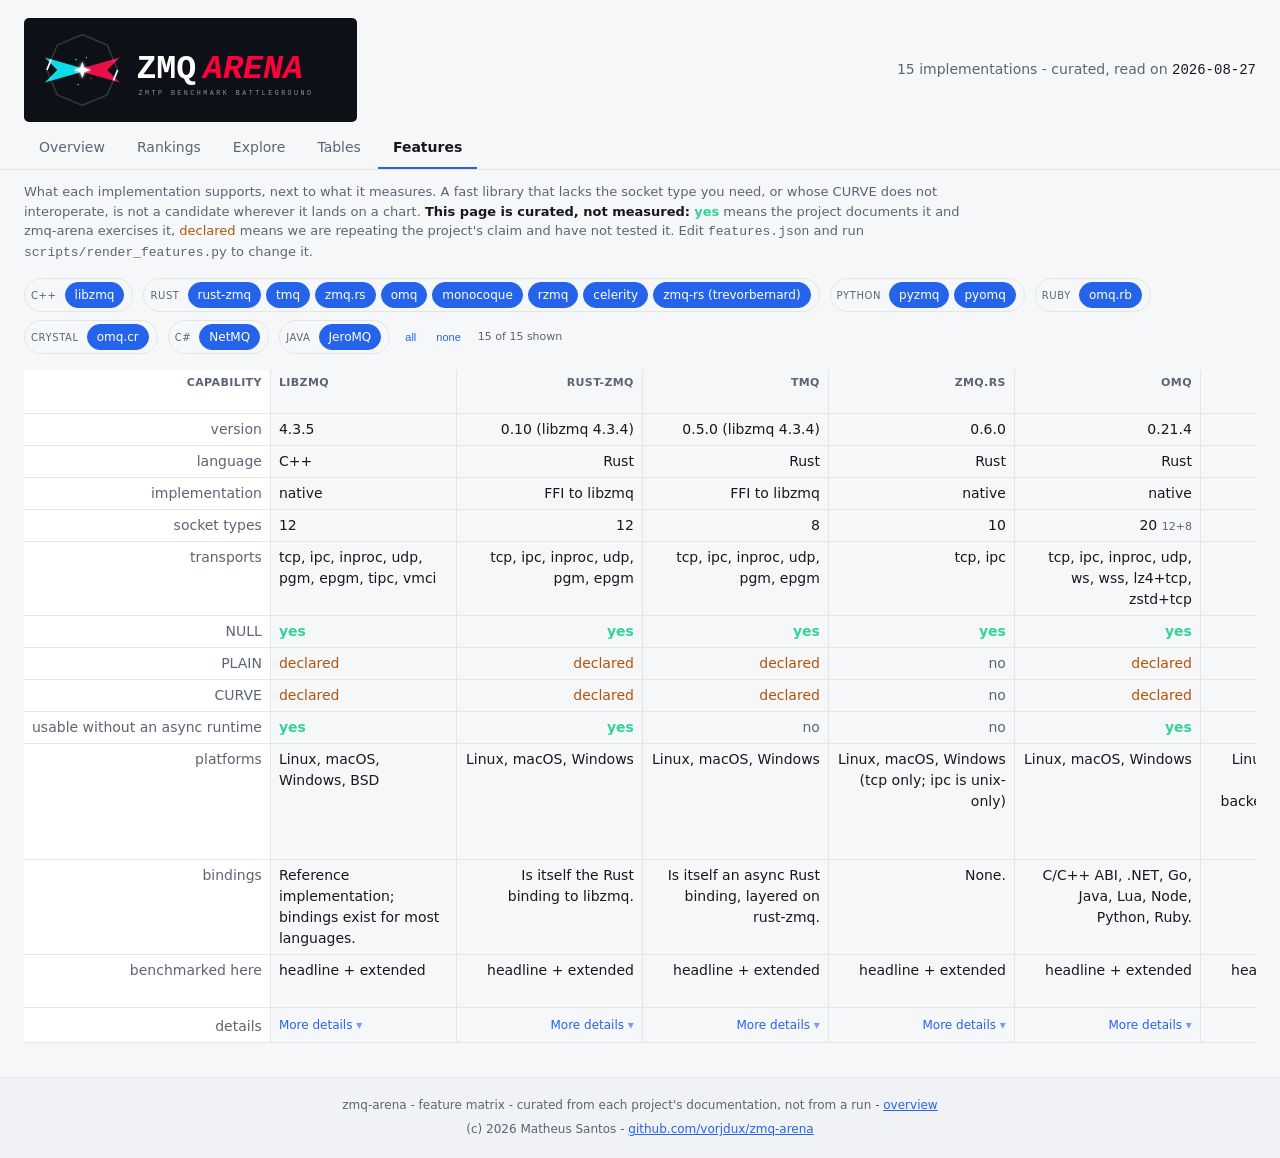
<file: docs/features.html>
<!doctype html>
<html lang="en">
<head>
<meta charset="utf-8">
<meta name="viewport" content="width=device-width, initial-scale=1">
<title>zmq-arena · features</title>
<style>
  :root {
    --bg:#0f1216; --panel:#171b21; --panel2:#1d2229; --line:#2a313a;
    --fg:#e6e9ee; --muted:#9aa4b2; --accent:#4f9cf9; --warn:#f59e0b;
  }
  @media (prefers-color-scheme: light) {
    :root { --bg:#f6f7f9; --panel:#fff; --panel2:#f0f2f5; --line:#e2e6eb;
            --fg:#161a1e; --muted:#5b6573; --accent:#2563eb; --warn:#b45309; }
  }
  * { box-sizing:border-box; }
  body { margin:0; background:var(--bg); color:var(--fg);
    font:14px/1.5 system-ui,-apple-system,"Segoe UI",Roboto,sans-serif; }
  header { padding:18px 24px 6px; display:flex; align-items:center;
    justify-content:space-between; gap:8px 24px; flex-wrap:wrap; }
  h1.logo { margin:0; line-height:0; flex:0 0 auto; }
  h1.logo img { height:104px; width:auto; max-width:100%; display:block; }
  /* Column picker. Thirteen implementations side by side is a lot to read when
     the question is usually about two or three of them, so the table narrows to
     whatever is selected. Grouped by language, because that is how the choice is
     usually framed ("the Rust ones", "what can I use from Python"). */
  /* Same 24px gutter as .intro and main, so the bar lines up with the table it
     filters instead of starting at the window edge. */
  .picker { padding:16px 24px 2px; display:flex; flex-wrap:wrap; gap:8px 10px;
    align-items:center; }
  .picker .grp { display:flex; gap:5px; align-items:center; padding:3px 8px 3px 6px;
    border:1px solid var(--line); border-radius:999px; }
  .picker .glab { font-size:10px; text-transform:uppercase; letter-spacing:.6px;
    color:var(--muted); padding-right:3px; }
  .picker .pchip { cursor:pointer; user-select:none; font-size:12px; padding:3px 9px;
    border-radius:999px; border:1px solid var(--line); background:var(--panel);
    color:var(--muted); }
  .picker .pchip.on { background:var(--accent); border-color:var(--accent); color:#fff; }
  .picker .pact { cursor:pointer; font-size:11px; color:var(--accent); background:none;
    border:none; padding:3px 5px; }
  /* Kept in the flow next to the buttons it belongs with. Pushed to the far edge
     with margin-left:auto it stranded itself a screen-width away from them, and
     clipped once the row filled. */
  .picker .pcount { font-size:11px; color:var(--muted); padding-left:2px; }
  @media (max-width:640px){ .picker{ padding:12px 8px 2px; } }

  /* The stable+draft breakdown next to a socket-type total. */
  .dft { color:var(--muted); font-size:11px; font-variant-numeric:tabular-nums; }
  .sub { color:var(--muted); flex:1 1 300px; text-align:right; min-width:0; }
  .sub code { color:var(--fg); }
  .topnav { display:flex; gap:2px; padding:0 24px; border-bottom:1px solid var(--line); }
  .topnav a { padding:9px 15px; color:var(--muted); text-decoration:none;
    border-bottom:2px solid transparent; font-size:14px; }
  .topnav a:hover { color:var(--fg); }
  .topnav a.active { color:var(--fg); border-bottom-color:var(--accent); font-weight:600; }
  @media (max-width:640px){ .topnav{ padding:0 8px; } }
  .sub a { color:var(--accent); }
  .controls { position:sticky; top:0; z-index:5; display:flex; flex-wrap:wrap;
    align-items:flex-end; gap:13px 16px; padding:13px 24px; margin-top:12px;
    background:color-mix(in srgb,var(--bg) 90%,transparent);
    backdrop-filter:blur(6px); border-bottom:1px solid var(--line); }
  .ctl { display:flex; flex-direction:column; gap:4px; }
  .ctl label { font-size:11px; text-transform:uppercase; letter-spacing:.6px; color:var(--muted); }
  select { background:var(--panel); color:var(--fg); border:1px solid var(--line);
    border-radius:7px; padding:7px 9px; font-size:13px; min-width:150px; }
  .banner { margin:12px 24px 0; padding:8px 12px; border-radius:8px;
    background:color-mix(in srgb,var(--warn) 18%,transparent);
    border:1px solid var(--warn); font-size:13px; }
  .banner.hidden { display:none; }
  .intro { padding:12px 24px 0; color:var(--muted); font-size:13px; max-width:1000px; }
  .intro b { color:var(--fg); }
  main { padding:14px 24px 28px; display:grid; gap:16px;
    grid-template-columns:repeat(auto-fill, minmax(340px, 1fr)); }
  /* A table wider than the page must scroll inside its own box. `main` is a
     grid, and a grid item defaults to min-width:auto, which means "as wide as my
     content": the card grew to fit the widest table and took the whole page
     sideways with it, so the header, the controls and every other table scrolled
     away too. min-width:0 lets the item shrink, which is what makes the wrapper
     below actually scroll. */
  main > * { min-width:0; }
  .tw { overflow-x:auto; max-width:100%; }
  /* Freeze the identifying column. Scrolled far enough right, every row became
     an anonymous line of numbers; keeping the first cell pinned means a value is
     always attached to the thing it describes. It needs an opaque background of
     its own, or the cells passing underneath show through. */
  .tw th:first-child, .tw td:first-child {
    position:sticky; left:0; z-index:1; background:var(--panel);
    box-shadow:1px 0 0 var(--line); }
  .tw thead th:first-child { z-index:2; }

  .board { background:var(--panel); border:1px solid var(--line); border-radius:12px; padding:12px 14px; }
  .board h2 { margin:0 0 2px; font-size:14px; }
  .board .note { color:var(--muted); font-size:12px; margin-bottom:8px; }
  table { width:100%; border-collapse:collapse; font-variant-numeric:tabular-nums; }
  th,td { text-align:right; padding:5px 8px; border-bottom:1px solid var(--line); }
  th:nth-child(2),td:nth-child(2) { text-align:left; }
  th { color:var(--muted); font-weight:600; font-size:11px; text-transform:uppercase; letter-spacing:.4px; }
  td small { color:var(--muted); }
  .sw { display:inline-block; width:9px; height:9px; border-radius:50%; margin-right:6px; vertical-align:middle; }
  .lead td { font-weight:700; color:var(--accent); }
  .partial { color:var(--warn); cursor:help; }
  .cap-yes { color:#34d399; font-weight:600; }
  .cap-declared { color:var(--warn); }
  .cap-no { color:var(--muted); }
  .cap-partial { color:var(--accent); }
  /* The matrix is one wide table, not a card: it must span every column of the
     grid main lays out, and scroll inside itself rather than stretching the page. */
  /* `main` is a grid, and a grid item defaults to min-width:auto -- "as wide as
     my content" -- so the wrapper stretched to fit the table instead of
     scrolling it, and thirteen columns were squeezed until every cell wrapped
     over four lines. min-width:0 lets it shrink, which is what makes the
     overflow below actually scroll. */
  main > * { min-width:0; }
  .wrap { grid-column:1 / -1; overflow-x:auto; max-width:100%; margin-bottom:6px; }
  .wrap th:first-child, .wrap td:first-child {
    position:sticky; left:0; z-index:1; background:var(--panel);
    box-shadow:1px 0 0 var(--line); }
  .wrap thead th:first-child { z-index:2; }
  /* One fixed width for every library column, and text wraps inside it.
     Sizing columns to their content instead made the table ragged: the
     transports row stretched omq's column to fit "tcp, ipc, inproc, udp, ws,
     wss, lz4+tcp, zstd+tcp" on one line while its neighbours stayed narrow, so
     comparing a row across libraries meant tracking cells of wildly different
     widths. A uniform grid reads down a row instead. */
  .wrap table { table-layout:fixed; width:max-content; }
  .wrap th, .wrap td { width:186px; white-space:normal; overflow-wrap:break-word;
    vertical-align:top; }
  .wrap th:first-child, .wrap td:first-child { width:210px; }
  /* Vertical rules between the library columns. With uniform widths and cells
     that wrap over several lines, a row of values is easy to lose track of:
     "declared" under omq and "declared" under monocoque are the same words in
     the same place, and only the column tells them apart. */
  .wrap th, .wrap td { border-right:1px solid var(--line); }
  .wrap th:last-child, .wrap td:last-child { border-right:0; }
  .wrap tbody td:first-child { color:var(--muted); white-space:nowrap; }
  /* The details cell: a disclosure per library, in that library's column. */
  .detailrow td { padding-top:8px; }
  .more > summary { list-style:none; cursor:pointer; font-size:12px;
    color:var(--accent); white-space:nowrap; }
  .more > summary::-webkit-details-marker { display:none; }
  .more > summary::after { content:" ▾"; opacity:.6; }
  .more[open] > summary::after { content:" ▴"; }
  .more-body { margin-top:6px; text-align:left; font-size:12px; }
  .more-body h4 { margin:0 0 5px; font-size:12px; color:var(--fg); }
  .drow { margin:0 0 5px; }
  .drow b { display:block; font-size:9.5px; text-transform:uppercase;
    letter-spacing:.6px; color:var(--muted); font-weight:600; }
  .drow span { color:var(--muted); }
  .hint { color:var(--muted); font-size:13px; }
  .err { padding:24px; color:var(--warn); }
  footer { color:var(--muted); font-size:12px; text-align:center;
    padding:18px 24px 22px; background:var(--panel2); border-top:1px solid var(--line); }
  footer div { max-width:900px; margin:0 auto; }
  footer a { color:var(--accent); }
  @media (max-width:640px){
    header,.controls,footer,.intro{ padding-left:14px; padding-right:14px; }
    main{ padding:10px 14px 24px; grid-template-columns:1fr; }
    .banner{ margin-left:14px; margin-right:14px; }
    header{ justify-content:center; }
    h1.logo{ flex:1 1 100%; }
    h1.logo img{ width:100%; height:auto; }
    .sub{ flex-basis:100%; text-align:center; }
    select{ min-width:0; width:100%; }
    .ctl{ flex:1 1 150px; }
  }
</style>
</head>
<body>
<header>
  <h1 class="logo"><img src="zmq-arena-logo.svg" alt="zmq-arena: ZMTP benchmark battleground"></h1>
  <div class="sub" id="dataSource">loading...</div>
</header>
<nav class="topnav"><a href="index.html">Overview</a><a href="rankings.html">Rankings</a><a href="explore.html">Explore</a><a href="tables.html">Tables</a><a href="features.html" class="active">Features</a></nav>
<div class="banner hidden" id="sampleBanner"></div>

<div class="intro" id="intro"></div>
<div class="picker" id="picker" hidden></div>
<main id="main" hidden></main>
<div class="err" id="err" hidden></div>
<footer id="footer"></footer>

<script>
"use strict";

// The feature matrix is the one page here that does not come from a run. It
// reads the curated features.json, and it is emphatic about which cells are
// verified and which are a project's own claim, because a capability table that
// looks measured but is hand-written is worse than none.

const el = id => document.getElementById(id);
const CAP_CLASS = { yes:"cap-yes", declared:"cap-declared", no:"cap-no", partial:"cap-partial" };
const esc = s => String(s).replace(/[&<>]/g, c => ({"&":"&amp;","<":"&lt;",">":"&gt;"}[c]));

function cap(v){
  const cls = CAP_CLASS[v] || "";
  return `<span class="${cls}">${esc(v)}</span>`;
}

// Stable and draft counted separately. A single number made the libraries that
// implement the draft types look narrower than libzmq when they are wider, since
// only the stable set was ever counted. The draft half is dimmed because those
// types are not yet stable in the RFC, not because they are less implemented.
function socketCount(i){
  const first = String(i.socket_types[0] || "");
  if(first.startsWith("declared")) return cap("declared");
  const st = i.socket_types.length, dr = (i.socket_types_draft || []).length;
  return dr ? `${st + dr} <span class="dft" title="${st} stable + ${dr} draft">${st}+${dr}</span>`
            : `${st}`;
}

const ROWS = [
  ["version",                          i => esc(i.version)],
  ["language",                         i => esc(i.language)],
  // Name the engine a binding calls into rather than assuming libzmq: pyomq
  // binds the omq Rust core, and "FFI to libzmq" would claim the two Python
  // rows share an engine when the pair exists to show that they do not.
  ["implementation",                   i => i.impl === "native"
                                            ? "native"
                                            : `FFI to ${esc(i.binds || "?")}`],
  ["socket types",                     socketCount],
  ["transports",                       i => i.transports.map(esc).join(", ")],
  ["NULL",                             i => cap(i.security.null)],
  ["PLAIN",                            i => cap(i.security.plain)],
  ["CURVE",                            i => cap(i.security.curve)],
  ["usable without an async runtime",  i => cap(i.runtime_free)],
  ["platforms",                        i => i.platforms.map(esc).join(", ")],
  ["bindings",                         i => esc(i.bindings)],
  ["benchmarked here",                 i => esc(i.arena_tier)],
];

// Everything that does not fit a row of its own: the full socket list, the
// runtime note, the caveats and the source it was read from.
//
// This used to be thirteen cards stacked under the table, which meant scrolling
// away from the matrix and then finding the right one by name. As the last row
// of the grid it stays in the column it belongs to, so the detail for monocoque
// is directly under monocoque.
function details(i){
  const rows = [
    ["Socket types", i.socket_types.join(", ")],
    (i.socket_types_draft || []).length
      ? ["Draft socket types", i.socket_types_draft.join(", ")] : null,
    ["Runtime", i.runtime_note],
    i.notes ? ["Notes", i.notes] : null,
    ["Source", i.source],
  ].filter(Boolean);
  const body = rows.map(([k, v]) =>
    `<div class="drow"><b>${esc(k)}</b><span>${esc(v)}</span></div>`).join("");
  return `<details class="more"><summary>More details</summary>` +
    `<div class="more-body"><h4>${esc(i.label)} ${esc(i.version)}</h4>${body}</div></details>`;
}

function matrix(impls){
  let h = `<div class="wrap"><table><thead><tr><th>capability</th>` +
    impls.map(i => `<th>${esc(i.label)}</th>`).join("") + `</tr></thead><tbody>`;
  for (const [label, fn] of ROWS){
    h += `<tr><td>${esc(label)}</td>` + impls.map(i => `<td>${fn(i)}</td>`).join("") + `</tr>`;
  }
  h += `<tr class="detailrow"><td>details</td>` +
    impls.map(i => `<td>${details(i)}</td>`).join("") + `</tr>`;
  return h + `</tbody></table></div>`;
}

// Which columns are on. Stored as the set of HIDDEN ids, so a selection made
// today still means the same thing after the arena gains an implementation:
// storing the visible list would silently hide every new one.
const PKEY = "zmq-arena.features.hidden.v1";
let hidden = new Set();
let ALL = [];

function loadHidden(){
  try { const r = JSON.parse(localStorage.getItem(PKEY)); if(Array.isArray(r)) return new Set(r); }
  catch(e){ /* unavailable or corrupt storage: show everything */ }
  return new Set();
}
function saveHidden(){
  try { localStorage.setItem(PKEY, JSON.stringify([...hidden])); } catch(e){ /* private mode */ }
}
const shown = () => ALL.filter(i => !hidden.has(i.id));

function renderPicker(){
  const byLang = new Map();
  for(const i of ALL){
    if(!byLang.has(i.language)) byLang.set(i.language, []);
    byLang.get(i.language).push(i);
  }
  let h = "";
  for(const [lang, list] of byLang){
    h += `<span class="grp"><span class="glab">${esc(lang)}</span>` +
      list.map(i => `<span class="pchip${hidden.has(i.id) ? "" : " on"}" data-id="${esc(i.id)}">` +
        `${esc(i.label)}</span>`).join("") + `</span>`;
  }
  h += `<button class="pact" data-act="all">all</button>` +
       `<button class="pact" data-act="none">none</button>` +
       `<span class="pcount">${shown().length} of ${ALL.length} shown</span>`;
  const box = el("picker");
  box.innerHTML = h;
  box.hidden = false;
  box.querySelectorAll(".pchip").forEach(c => c.addEventListener("click", () => {
    const id = c.dataset.id;
    if(hidden.has(id)) hidden.delete(id); else hidden.add(id);
    // Never leave the table with no columns: the last one stays on.
    if(!shown().length) hidden.delete(id);
    saveHidden(); renderPicker(); renderMatrix();
  }));
  box.querySelectorAll(".pact").forEach(b => b.addEventListener("click", () => {
    hidden = b.dataset.act === "all" ? new Set() : new Set(ALL.slice(1).map(i => i.id));
    saveHidden(); renderPicker(); renderMatrix();
  }));
}

function renderMatrix(){
  el("main").innerHTML = matrix(shown());
  el("main").hidden = false;
}

async function load(){
  const r = await fetch("features.json?_=" + Date.now(), {cache:"no-store"});
  if(!r.ok) throw new Error("features.json -> " + r.status);
  const data = await r.json();
  const impls = data.implementations;

  el("dataSource").innerHTML = `${impls.length} implementations - curated, ` +
    `read on <code>${esc(data.verified_on)}</code>`;
  el("intro").innerHTML =
    `What each implementation supports, next to what it measures. A fast library that ` +
    `lacks the socket type you need, or whose CURVE does not interoperate, is not a ` +
    `candidate wherever it lands on a chart. <b>This page is curated, not measured:</b> ` +
    `<span class="cap-yes">yes</span> means the project documents it and zmq-arena ` +
    `exercises it, <span class="cap-declared">declared</span> means we are repeating the ` +
    `project's claim and have not tested it. Edit <code>features.json</code> and run ` +
    `<code>scripts/render_features.py</code> to change it.`;

  ALL = impls;
  hidden = loadHidden();
  // An id that vanished from the data should not keep filtering.
  for(const id of [...hidden]) if(!ALL.some(i => i.id === id)) hidden.delete(id);
  if(!shown().length) hidden.clear();
  renderPicker();
  renderMatrix();
}

el("footer").innerHTML =
  `<div>zmq-arena - feature matrix - curated from each project's documentation, ` +
  `not from a run - <a href="index.html">overview</a></div>` +
  `<div style="margin-top:6px">(c) ${new Date().getFullYear()} Matheus Santos - ` +
  `<a href="https://github.com/vorjdux/zmq-arena">github.com/vorjdux/zmq-arena</a></div>`;

load().catch(e => {
  el("dataSource").textContent = "failed to load features.json";
  const err = el("err"); err.hidden = false;
  err.textContent = "Could not load features.json: " + e.message +
    ". Serve this folder over HTTP (browsers block file:// fetches).";
});
</script>
</body>
</html>
</file>
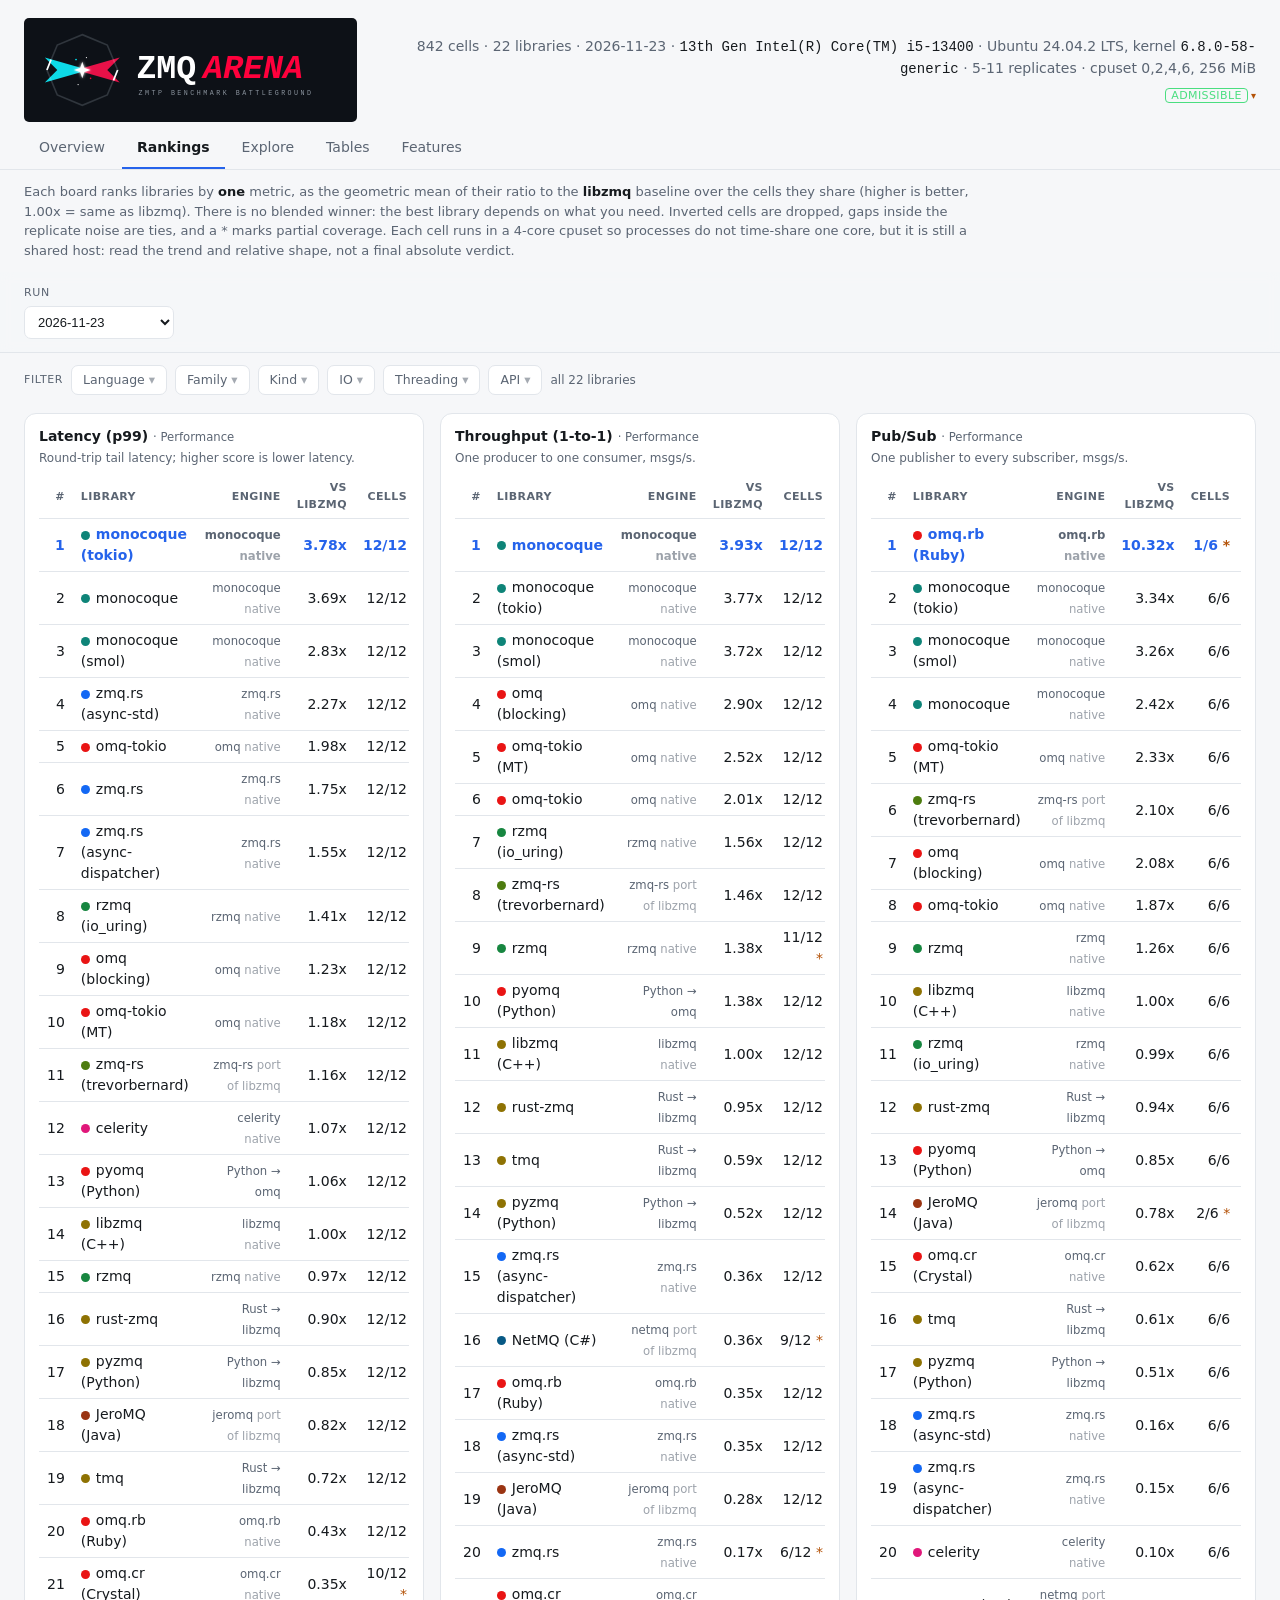
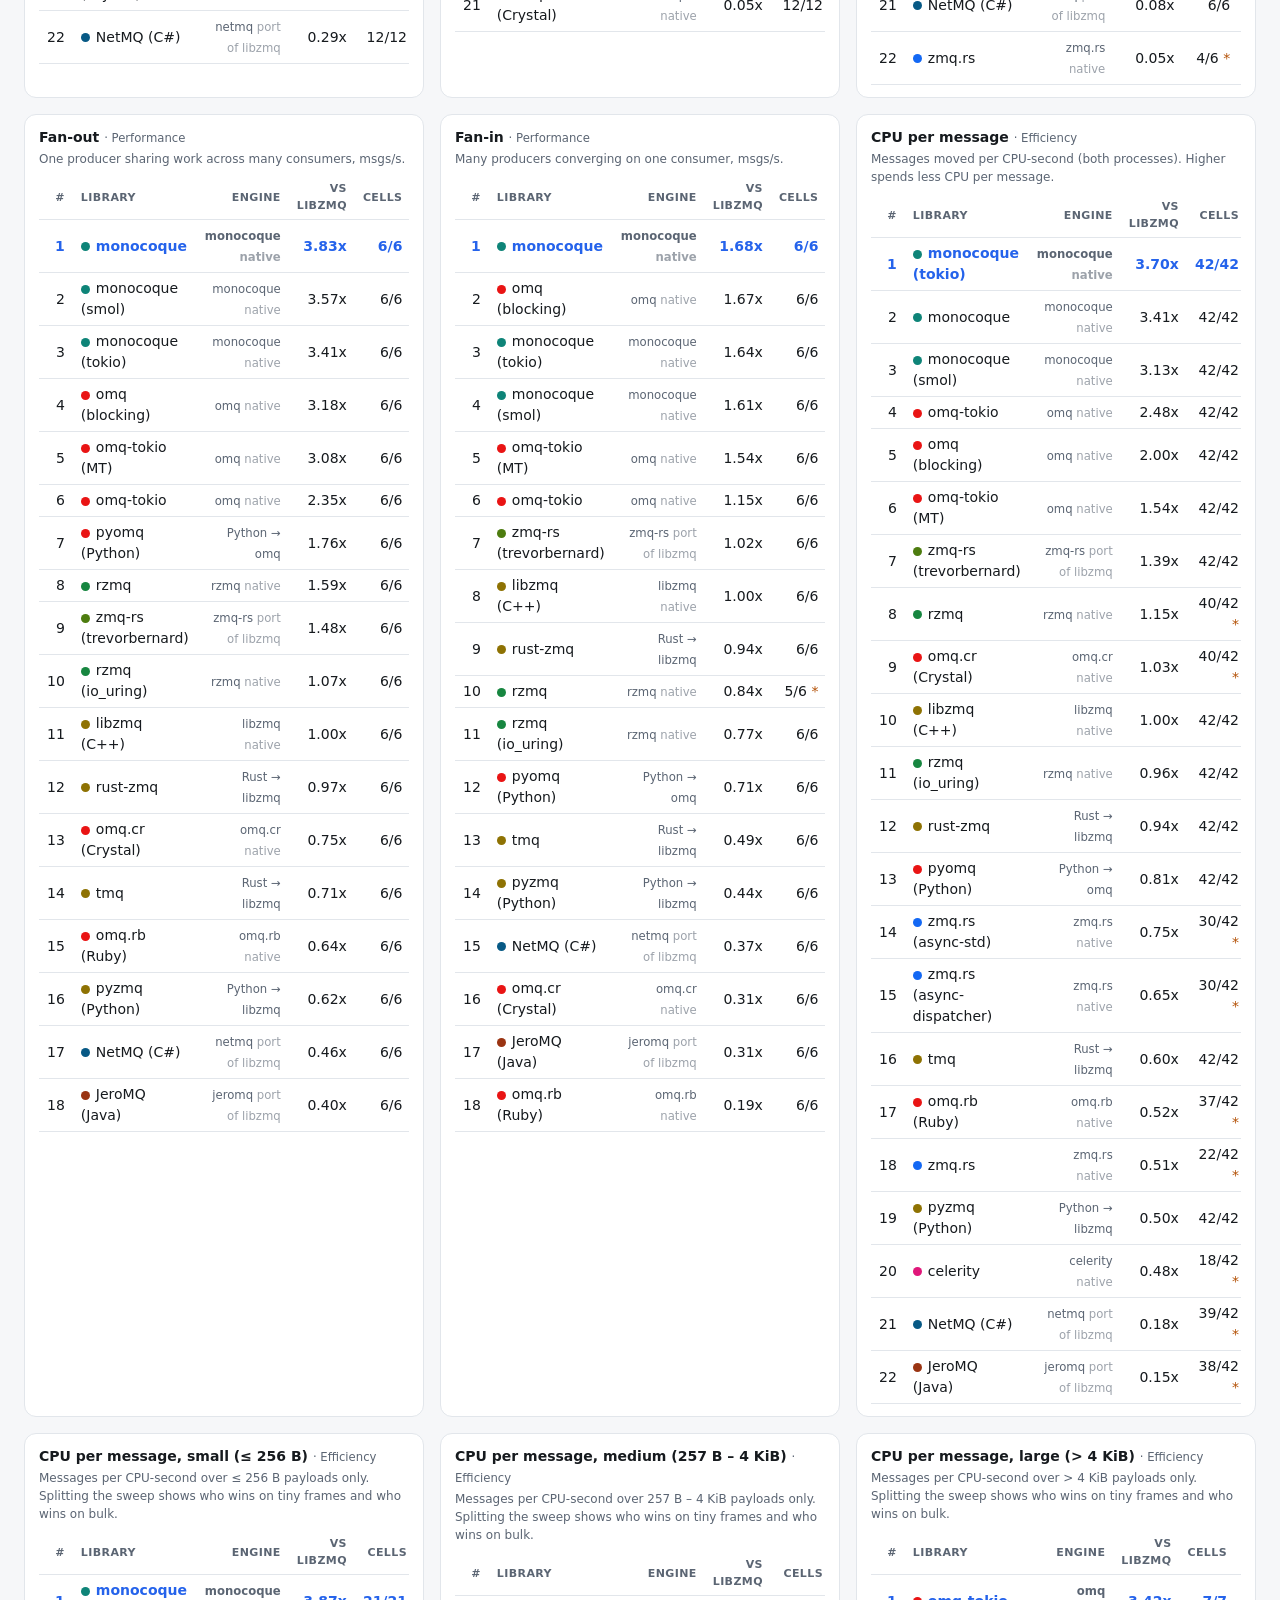
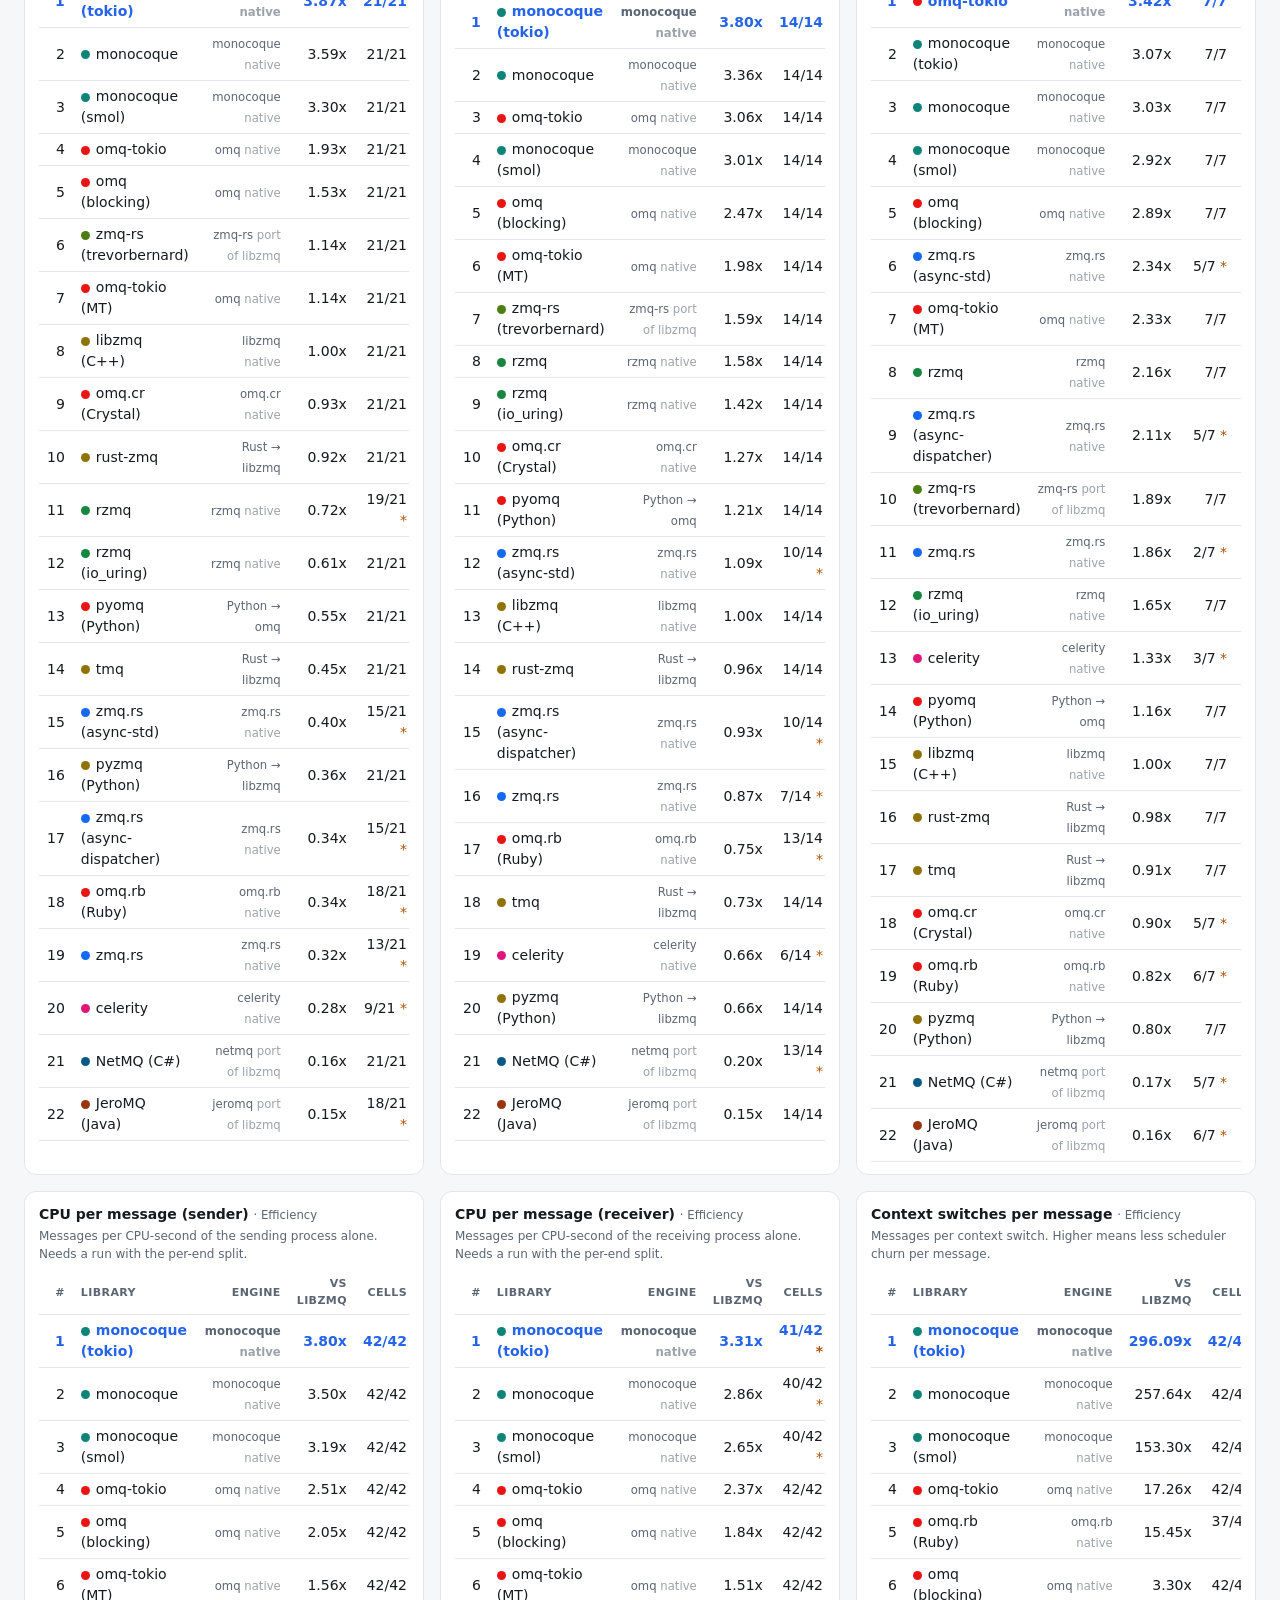
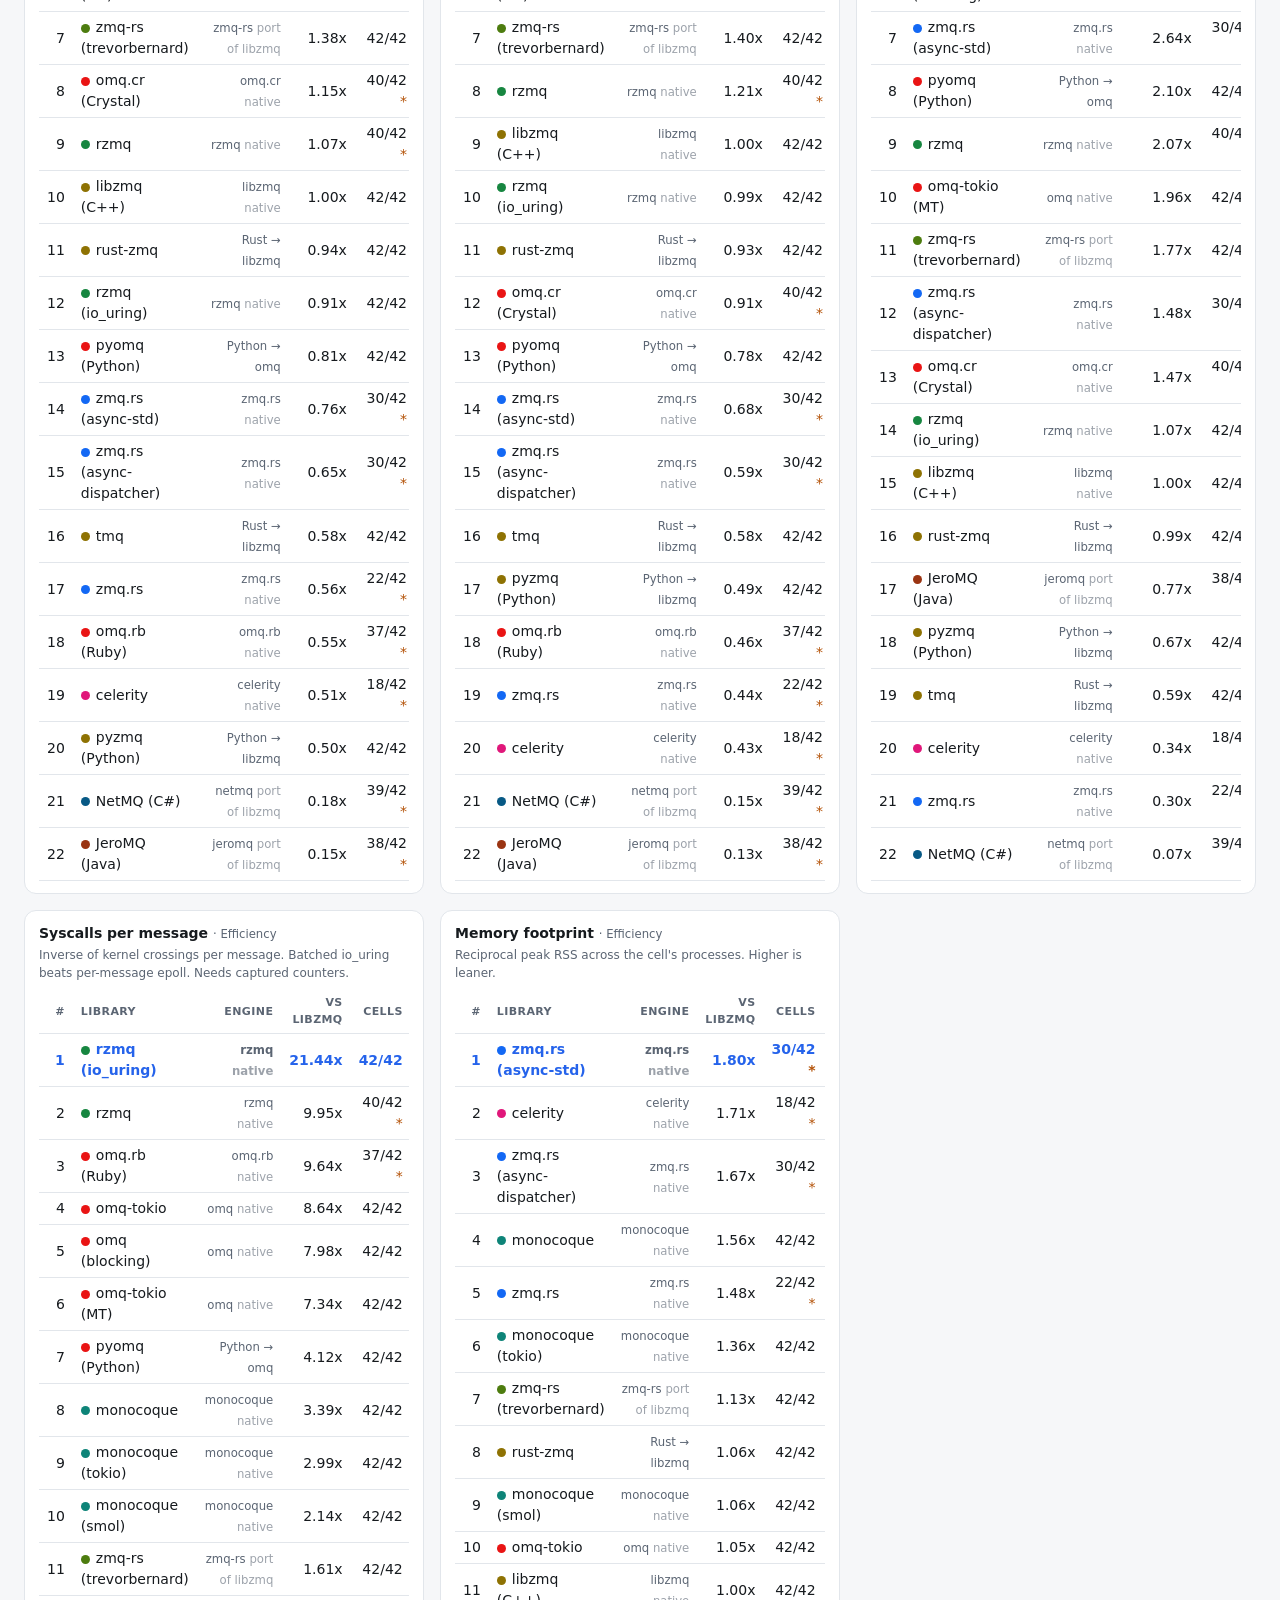
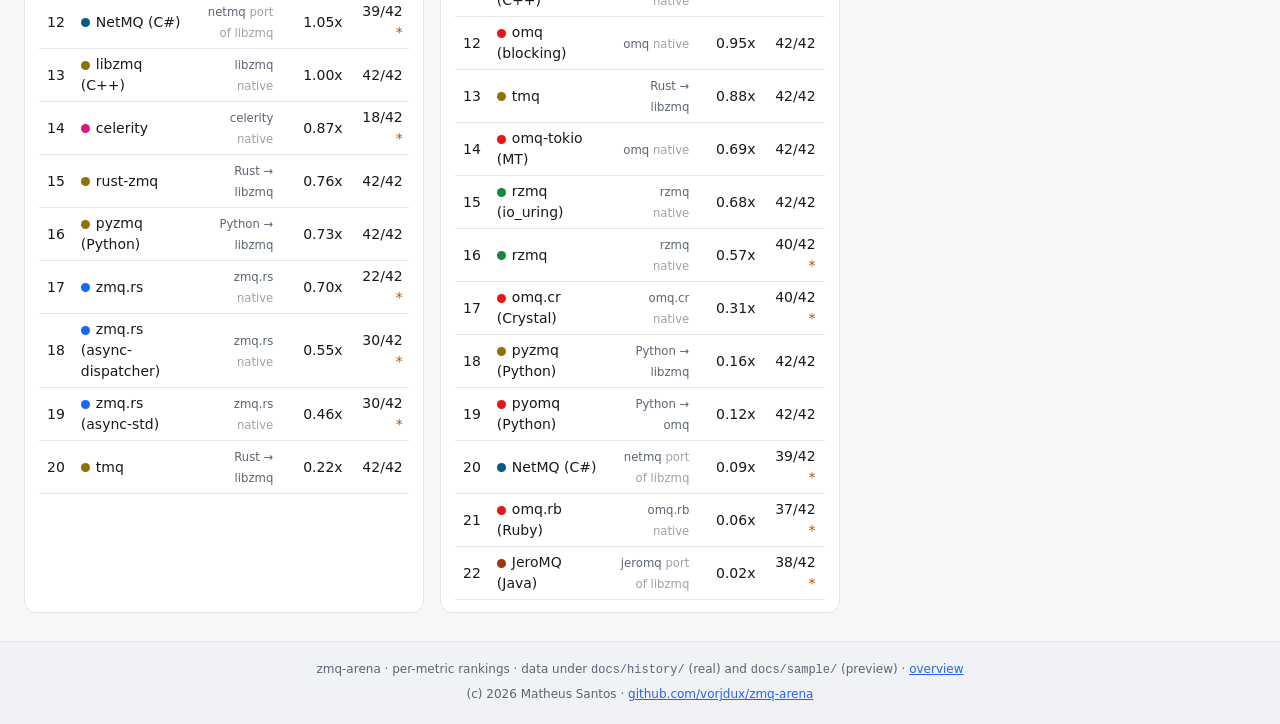
<file: docs/rankings.html>
<!doctype html>
<html lang="en">
<head>
<meta charset="utf-8">
<meta name="viewport" content="width=device-width, initial-scale=1">
<title>zmq-arena · rankings</title>
<style>
  :root {
    --bg:#0f1216; --panel:#171b21; --panel2:#1d2229; --line:#2a313a;
    --fg:#e6e9ee; --muted:#9aa4b2; --accent:#4f9cf9; --warn:#f59e0b;
  }
  @media (prefers-color-scheme: light) {
    :root { --bg:#f6f7f9; --panel:#fff; --panel2:#f0f2f5; --line:#e2e6eb;
            --fg:#161a1e; --muted:#5b6573; --accent:#2563eb; --warn:#b45309; }
  }
  * { box-sizing:border-box; }
  body { margin:0; background:var(--bg); color:var(--fg);
    font:14px/1.5 system-ui,-apple-system,"Segoe UI",Roboto,sans-serif; }
  header { padding:18px 24px 6px; display:flex; align-items:center;
    justify-content:space-between; gap:8px 24px; flex-wrap:wrap; }
  h1.logo { margin:0; line-height:0; flex:0 0 auto; }
  h1.logo img { height:104px; width:auto; max-width:100%; display:block; }
  .sub { color:var(--muted); flex:1 1 300px; text-align:right; min-width:0; }
  .sub code { color:var(--fg); }
  .topnav { display:flex; gap:2px; padding:0 24px; border-bottom:1px solid var(--line); }
  .topnav a { padding:9px 15px; color:var(--muted); text-decoration:none;
    border-bottom:2px solid transparent; font-size:14px; }
  .topnav a:hover { color:var(--fg); }
  .topnav a.active { color:var(--fg); border-bottom-color:var(--accent); font-weight:600; }
  @media (max-width:640px){ .topnav{ padding:0 8px; } }
  .sub a { color:var(--accent); }
  .controls { position:sticky; top:0; z-index:5; display:flex; flex-wrap:wrap;
    align-items:flex-end; gap:13px 16px; padding:13px 24px; margin-top:12px;
    background:color-mix(in srgb,var(--bg) 90%,transparent);
    backdrop-filter:blur(6px); border-bottom:1px solid var(--line); }
  .ctl { display:flex; flex-direction:column; gap:4px; }
  .ctl label { font-size:11px; text-transform:uppercase; letter-spacing:.6px; color:var(--muted); }
  select { background:var(--panel); color:var(--fg); border:1px solid var(--line);
    border-radius:7px; padding:7px 9px; font-size:13px; min-width:150px; }
  .banner { margin:12px 24px 0; padding:8px 12px; border-radius:8px;
    background:color-mix(in srgb,var(--warn) 18%,transparent);
    border:1px solid var(--warn); font-size:13px; }
  .banner.hidden { display:none; }
  .intro { padding:12px 24px 0; color:var(--muted); font-size:13px; max-width:1000px; }
  .intro b { color:var(--fg); }
  main { padding:14px 24px 28px; display:grid; gap:16px;
    grid-template-columns:repeat(auto-fill, minmax(340px, 1fr)); }
  /* A table wider than the page must scroll inside its own box. `main` is a
     grid, and a grid item defaults to min-width:auto, which means "as wide as my
     content": the card grew to fit the widest table and took the whole page
     sideways with it, so the header, the controls and every other table scrolled
     away too. min-width:0 lets the item shrink, which is what makes the wrapper
     below actually scroll. */
  main > * { min-width:0; }
  .tw { overflow-x:auto; max-width:100%; }
  /* Freeze the identifying column. Scrolled far enough right, every row became
     an anonymous line of numbers; keeping the first cell pinned means a value is
     always attached to the thing it describes. It needs an opaque background of
     its own, or the cells passing underneath show through. */
  .tw th:first-child, .tw td:first-child {
    position:sticky; left:0; z-index:1; background:var(--panel);
    box-shadow:1px 0 0 var(--line); }
  .tw thead th:first-child { z-index:2; }

  .board { background:var(--panel); border:1px solid var(--line); border-radius:12px; padding:12px 14px; }
  .board h2 { margin:0 0 2px; font-size:14px; }
  .board .note { color:var(--muted); font-size:12px; margin-bottom:8px; }
  table { width:100%; border-collapse:collapse; font-variant-numeric:tabular-nums; }
  th,td { text-align:right; padding:5px 8px; border-bottom:1px solid var(--line); }
  th:nth-child(2),td:nth-child(2) { text-align:left; }
  th { color:var(--muted); font-weight:600; font-size:11px; text-transform:uppercase; letter-spacing:.4px; }
  td small { color:var(--muted); }
  .sw { display:inline-block; width:9px; height:9px; border-radius:50%; margin-right:6px; vertical-align:middle; }
  .lead td { font-weight:700; color:var(--accent); }
  .partial { color:var(--warn); cursor:help; }
  /* Run header: one line of facts, with the provenance caveats behind a
     disclosure. Laid out this way because spelling them inline wrapped the
     header over three rows and buried the reasons between badges. */
  .sub { display:flex; flex-wrap:wrap; gap:4px 10px; justify-content:flex-end; align-items:center; }
  .hline { color:var(--muted); }
  .hdet { position:relative; }
  .hdet > summary { list-style:none; cursor:pointer; }
  .hdet > summary::-webkit-details-marker { display:none; }
  .hdet > summary::after { content:" ▾"; color:var(--warn); font-size:10px; }
  .hdet-body { position:absolute; right:0; top:calc(100% + 5px); z-index:60;
    width:max-content; max-width:min(560px, 90vw); text-align:left;
    background:var(--panel); border:1px solid var(--line); border-radius:9px;
    padding:9px 11px; box-shadow:0 8px 26px rgba(0,0,0,.45); }
  .hrow { display:flex; align-items:baseline; gap:8px; padding:3px 0; }
  .hrow + .hrow { border-top:1px solid var(--line); }
  .hwhy { font-size:11.5px; color:var(--muted); }
  /* Label column for the host facts, so the values line up under each other
     instead of ragging off the end of labels of different lengths. */
  .hkey { font-size:10px; text-transform:uppercase; letter-spacing:.6px;
    color:var(--muted); flex:0 0 84px; }
  .hdet-body .hwhy { color:var(--fg); }
  .hdet-body .hwhy i { color:var(--muted); font-style:normal; }
  .ok-tag { color:var(--ok,#4ade80); border:1px solid currentColor; border-radius:4px;
    padding:0 5px; font-size:11px; text-transform:uppercase; letter-spacing:.4px; }
  .warn-tag { color:var(--warn); border:1px solid var(--warn); border-radius:4px;
    padding:0 5px; font-size:11px; text-transform:uppercase; letter-spacing:.4px; }
  .hint { color:var(--muted); font-size:13px; }
  .err { padding:24px; color:var(--warn); }
  footer { color:var(--muted); font-size:12px; text-align:center;
    padding:18px 24px 22px; background:var(--panel2); border-top:1px solid var(--line); }
  footer div { max-width:900px; margin:0 auto; }
  footer a { color:var(--accent); }
  @media (max-width:640px){
    header,.controls,footer,.intro{ padding-left:14px; padding-right:14px; }
    main{ padding:10px 14px 24px; grid-template-columns:1fr; }
    .banner{ margin-left:14px; margin-right:14px; }
    header{ justify-content:center; }
    h1.logo{ flex:1 1 100%; }
    h1.logo img{ width:100%; height:auto; }
    .sub{ flex-basis:100%; text-align:center; }
    select{ min-width:0; width:100%; }
    .ctl{ flex:1 1 150px; }
  }
</style>
</head>
<body>
<header>
  <h1 class="logo"><img src="zmq-arena-logo.svg" alt="zmq-arena: ZMTP benchmark battleground"></h1>
  <div class="sub" id="dataSource">loading...</div>
</header>
<nav class="topnav"><a href="index.html">Overview</a><a href="rankings.html" class="active">Rankings</a><a href="explore.html">Explore</a><a href="tables.html">Tables</a><a href="features.html">Features</a></nav>
<div class="banner hidden" id="sampleBanner"></div>

<div class="intro" id="intro"></div>
<div class="controls" id="controls" hidden>
  <div class="ctl"><label for="run">Run</label><select id="run"></select></div>
</div>

<div class="facets" id="facets" hidden></div>
<main id="main" hidden></main>
<div class="err" id="err" hidden></div>
<footer id="footer"></footer>

<link rel="stylesheet" href="arena-filter.css">
<script src="arena-filter.js"></script>
<script>
"use strict";

// Series identity, filled from variants.json by loadVariants() before anything
// renders. Declared up here because the sort and colour helpers below close
// over them.
// Facets come from the registry rather than from the run, so "show me the Java
// ones" works the same on every page and does not change shape with whichever
// archive is loaded. Per-run details (versions) are layered on top where the
// data has them.
let REGMETA = {};
let VARIANT_LABEL = {}, VARIANT_COLOR = {}, ENGINE_COLOR = {}, VORDER = [];
// The selection made on any page applies here too, so "just the Java ones"
// survives navigating between Overview, Explore, Rankings and Tables.
let selected = new Set();

function buildFacets(){
  ArenaFilter.renderFilters(el("facets"), VARMETA, VORDER, selected, next=>{
    // Re-render the bar as well as the page: it shows the current filter in
    // words and owns the reset button, so leaving it stale is how a filter
    // becomes invisible again.
    selected = next; buildFacets(); render();
  });
}

/// Records for the libraries currently selected.
const inSelection = r => !selected.size || selected.has(r.variant);

const BASELINE = "libzmq";
const el = id => document.getElementById(id);
const val = id => el(id).value;
let RECORDS = [], VARMETA = {};

function swatch(v){ const e=(VARMETA[v]||{}).family||(VARMETA[v]||{}).engine; return `<span class="sw" style="background:${ENGINE_COLOR[e]||"#888"}"></span>`; }
const relSpread = r => (r.stability && r.stability.rel_iqr) || 0;
const kindOk = k => (r => r.kind === k && !!r.throughput);
const ctxTotal = r => ((r.sched && (r.sched.voluntary||0) + (r.sched.involuntary||0)) || 0);
const syscTotal = r => { const p=r.syscalls_per_kmsg; return p ? Object.values(p).reduce((a,b)=>a+b,0) : 0; };
// A cell that moved messages had to hand bytes to the kernel somehow, so a
// data-path total of zero means this build traced none of the syscalls the
// runtime actually used -- "not measured", not "no kernel work". Checked here
// rather than trusting the stored flag, so archives written before the rule
// existed are read correctly too. Without it the least understood runtime wins
// the efficiency board: the async-io family (smol, async-std, async-dispatcher)
// waits in epoll_pwait and sends with sendto, and older builds traced neither,
// so all three posted a perfect zero.
function ioMeasured(r){
  const p = r.syscalls_per_kmsg;
  if(!p || r.syscalls_captured===false) return false;
  return ((p.io_uring_enter||0)+(p.sendmsg||0)+(p.recvmsg||0)) > 0;
}


// Cost per message is not one number: a library that batches well can look
// cheap on 16 B and expensive on 16 KiB, and the two ends of a connection do
// different work. The swept sizes split into three bands, and the orchestrator
// attributes the cell's CPU to each end, so both cuts get their own board.
const SIZE_BANDS = [
  {key:"small", ok:r=>r.payload_bytes<=256},
  {key:"medium", ok:r=>r.payload_bytes>256 && r.payload_bytes<=4096},
  {key:"large", ok:r=>r.payload_bytes>4096},
];
const cpuOk = key => r => r[key]>0 && r.messages_basis>0;
const cpuScore = key => r => r.messages_basis/r[key];

// One board per metric. Best library depends on what you need, so there is no
// single global winner: each metric is ranked on its own. Performance metrics are
// message rate or latency; efficiency metrics are work done per unit of resource
// (the inverse of resource spent per message), so higher is always better.
const METRICS = [
  {group:"Performance", label:"Latency (p99)", note:"Round-trip tail latency; higher score is lower latency.",
   ok:r=>!!r.latency_ns, score:r=>r.latency_ns.p99>0?1/r.latency_ns.p99:null, gated:true},
  {group:"Performance", label:"Throughput (1-to-1)", note:"One producer to one consumer, msgs/s.",
   ok:kindOk("throughput"), score:r=>r.throughput.msgs_per_s, gated:true},
  {group:"Performance", label:"Pub/Sub", note:"One publisher to every subscriber, msgs/s.",
   ok:kindOk("pubsub"), score:r=>r.throughput.msgs_per_s, gated:true},
  {group:"Performance", label:"Fan-out", note:"One producer sharing work across many consumers, msgs/s.",
   ok:kindOk("fanout"), score:r=>r.throughput.msgs_per_s, gated:true},
  {group:"Performance", label:"Fan-in", note:"Many producers converging on one consumer, msgs/s.",
   ok:kindOk("fanin"), score:r=>r.throughput.msgs_per_s, gated:true},
  {group:"Efficiency", label:"CPU per message", note:"Messages moved per CPU-second (both processes). Higher spends less CPU per message.",
   ok:r=>r.cpu_seconds>0 && r.messages_basis>0, score:r=>r.messages_basis/r.cpu_seconds, gated:false},
  {group:"Efficiency", label:"CPU per message, small (\u2264 256 B)", note:"Messages per CPU-second over \u2264 256 B payloads only. Splitting the sweep shows who wins on tiny frames and who wins on bulk.",
   ok:r=>cpuOk("cpu_seconds")(r) && SIZE_BANDS[0].ok(r), score:cpuScore("cpu_seconds"), gated:false},
  {group:"Efficiency", label:"CPU per message, medium (257 B \u2013 4 KiB)", note:"Messages per CPU-second over 257 B \u2013 4 KiB payloads only. Splitting the sweep shows who wins on tiny frames and who wins on bulk.",
   ok:r=>cpuOk("cpu_seconds")(r) && SIZE_BANDS[1].ok(r), score:cpuScore("cpu_seconds"), gated:false},
  {group:"Efficiency", label:"CPU per message, large (> 4 KiB)", note:"Messages per CPU-second over > 4 KiB payloads only. Splitting the sweep shows who wins on tiny frames and who wins on bulk.",
   ok:r=>cpuOk("cpu_seconds")(r) && SIZE_BANDS[2].ok(r), score:cpuScore("cpu_seconds"), gated:false},
  {group:"Efficiency", label:"CPU per message (sender)", note:"Messages per CPU-second of the sending process alone. Needs a run with the per-end split.",
   ok:cpuOk("cpu_seconds_sender"), score:cpuScore("cpu_seconds_sender"), gated:false},
  {group:"Efficiency", label:"CPU per message (receiver)", note:"Messages per CPU-second of the receiving process alone. Needs a run with the per-end split.",
   ok:cpuOk("cpu_seconds_receiver"), score:cpuScore("cpu_seconds_receiver"), gated:false},
  {group:"Efficiency", label:"Context switches per message", note:"Messages per context switch. Higher means less scheduler churn per message.",
   ok:r=>r.messages_basis>0 && ctxTotal(r)>0, score:r=>r.messages_basis/ctxTotal(r), gated:false},
  {group:"Efficiency", label:"Syscalls per message", note:"Inverse of kernel crossings per message. Batched io_uring beats per-message epoll. Needs captured counters.",
   ok:r=>ioMeasured(r) && syscTotal(r)>0, score:r=>1/syscTotal(r), gated:false},
  {group:"Efficiency", label:"Memory footprint", note:"Reciprocal peak RSS across the cell's processes. Higher is leaner.",
   ok:r=>r.peak_memory_bytes>0, score:r=>1/r.peak_memory_bytes, gated:false},
];

// Geometric mean of each library's per-cell ratio to libzmq over the cells they
// share. Magnitude-aware and dimensionless. Inverted cells are dropped as
// known-wrong; a gap smaller than the two cells' combined replicate spread is a
// tie so noise cannot decide the order.
function geomeanVsBase(recs, ok, score, gated){
  const groups = {};
  for(const r of recs){
    if(!ok(r) || (r.stability && r.stability.inverted)) continue;
    const s = score(r); if(s == null || !(s > 0)) continue;
    const k = `${r.kind}|${r.transport}|${r.payload_bytes}|${r.peers}`;
    (groups[k] = groups[k] || {})[r.variant] = [s, relSpread(r)];
  }
  const acc = {};
  for(const k in groups){ const d = groups[k], b = d[BASELINE]; if(!b) continue;
    for(const v in d){ let ra = d[v][0] / b[0];
      const a = acc[v] = acc[v] || {ls:0, n:0, t:0};
      if(gated && Math.abs(ra - 1) <= (d[v][1] + b[1])){ ra = 1; a.t++; }
      a.ls += Math.log(ra); a.n++; }
  }
  return Object.entries(acc).map(([v,a]) => ({v, x:Math.exp(a.ls/a.n), n:a.n, t:a.t}))
    .sort((p,q) => q.x - p.x);
}
function baselineCells(recs, ok){
  const keys = new Set();
  for(const r of recs) if(ok(r) && r.variant===BASELINE && !(r.stability && r.stability.inverted))
    keys.add(`${r.kind}|${r.transport}|${r.payload_bytes}|${r.peers}`);
  return keys.size;
}

async function fetchJSON(u){ const bust=u+(u.includes("?")?"&":"?")+"_="+Date.now();
  const r=await fetch(bust,{cache:"no-store"}); if(!r.ok) throw new Error(u+" -> "+r.status); return r.json(); }
async function loadFrom(base){
  const m=await fetchJSON(base+"index.json");
  if(!m.runs||!m.runs.length) throw new Error("empty manifest");
  return Promise.all(m.runs.map(async run=>({date:run.date, data:await fetchJSON(base+run.file)})));
}
// ── series identity ────────────────────────────────────────────
// Labels, colours and legend order come from variants.json, the single source of
// truth shared with the result renderer and the other pages. They used to be
// literals in each of these pages, which meant adding a variant to the matrix
// silently produced a chart series labelled with its raw key and drawn in
// fallback grey. Add a series in variants.json and nowhere else.

// The palette is per theme. A hue bright enough to read on the dark panel is
// washed out on the white one, so variants.json carries `color` for dark and
// `color_light` for light, and this picks between them. Kept as a function of
// the raw entry so a theme change can re-resolve without refetching.
const LIGHT_THEME = window.matchMedia("(prefers-color-scheme: light)");
const themedColor = e => (LIGHT_THEME.matches && e.color_light) || e.color;

async function loadVariants(){
  const r = await fetch("variants.json?_=" + Date.now(), {cache:"no-store"});
  if(!r.ok) throw new Error("variants.json -> " + r.status);
  const d = await r.json();
  // Engine hues back the small swatches; same per-theme rule.
  ENGINE_COLOR = {};
  for(const k in (d.engines || {}))
    ENGINE_COLOR[k] = themedColor({color: d.engines[k], color_light: (d.engines_light||{})[k]});
  for(const v of d.variants){ VARIANT_LABEL[v.key] = v.label; VARIANT_COLOR[v.key] = themedColor(v); }
  REGMETA = {};
  for(const v of d.variants) REGMETA[v.key] =
    {engine:v.engine, family:v.family||v.engine, io:v.io, threading:v.threading,
     language:v.language, impl:v.impl, concurrency:v.concurrency,
     derived_from:v.derived_from||null};
  VORDER = d.variants.map(v => v.key);
}

// Archive schema 2 stores each build's classification once in `builds` and has
// records reference it by id, instead of repeating eleven fields on every cell.
// Flatten it back out on load so everything downstream sees one record shape.
//
// The map lives in the archive rather than being looked up in variants.json,
// because an archive is history: a run from before a version bump has to keep
// reporting the version that actually ran. variants.json is current, and only
// supplies presentation.
//
// Schema 1 archives (and any run restored from an older deployment) already
// carry the fields inline, so they pass through untouched.
function denormalize(data){
  const builds = data.builds;
  if(!builds) return data.records || [];
  return (data.records || []).map(r => {
    const b = builds[r.build];
    return b ? {...b, ...r} : r;
  });
}

// Provenance strip. `admissible` is derived by the orchestrator from the machine
// it measured on (governor, turbo, virtualisation, root), not typed by whoever
// rendered the run, so a run that cannot support a verdict says so in its own
// data. Flag it visibly: a reader who misses it will quote the numbers.
// Per-run provenance, keyed by date. The header describes whichever run is
// selected, not whichever is newest: the two differ the moment an archive is
// added, and attaching one run's warnings to another's numbers is exactly the
// kind of quiet mislabelling this dashboard exists to avoid.
let RUNMETA = {};

function refreshHeader(){
  const date = el("run") && el("run").value;
  const m = RUNMETA[date];
  if(!m) return;
  const cells = RECORDS.filter(r => r.date === date).length;
  const libs = new Set(RECORDS.filter(r => r.date === date).map(r => r.variant)).size;
  el("dataSource").innerHTML =
    runHeader(m.hardware || {}, m.run, cells, libs, Object.keys(RUNMETA).length, date);
}

// The run header, as three labelled groups rather than one sentence.
//
// It used to be a single run-on line: scale, hardware, replication and every
// provenance warning strung together with middots, wrapping over three lines
// with "not admissible" buried in the middle of it. Those are different kinds
// of claim and a reader weighs them differently -- how much was measured, on
// what, and whether any of it can be trusted -- so they are now separated and
// the warnings come last, where they read as a verdict rather than an aside.
function runHeader(hw, run, cells, libs, runs, span){
  const rep = run && run.replication
    ? `${run.replication.min_replicates}-${run.replication.max_replicates} replicates` : "";
  const iso = run && run.isolation ? run.isolation : null;
  const req = (iso && iso.requested) || {};
  const cap = req.memory_max_bytes ? `, ${Math.round(req.memory_max_bytes/1048576)} MiB` : "";
  const asked = req.cpuset_cpus ? `cpuset ${req.cpuset_cpus}${cap}` : "";
  const applied = iso && iso.applied !== false;

  // Three states, not two. `false` means the run measured its host and the host
  // did not qualify; `undefined` means nothing was recorded, which is not the
  // same as fine -- it is an archive whose conditions nobody can check.
  const warn = [];
  if(hw.admissible === false)
    warn.push(["not admissible", (hw.note||"").replace(/^not admissible:\s*/,"")]);
  else if(hw.admissible !== true) warn.push(["provenance not recorded", ""]);
  if(iso && iso.applied === false)
    warn.push(["isolation not applied", asked ? `asked for ${asked}` : ""]);
  if(run && run.syscall_counting && run.syscall_counting.captured === false)
    warn.push(["no syscall counters", "cells record 0, which is not measured rather than none"]);
  if(run && run.netns && run.netns.requested && run.netns.applied === false)
    warn.push(["host loopback", "cells shared loopback with everything else on the machine"]);

  // One line, with the rest behind a disclosure. Spelling every warning out
  // inline wrapped the header over three ragged rows and pushed the reasons
  // into the gaps between badges, which is how a provenance note stops being
  // read at all. The count is the part that has to be seen; the reasons are
  // what you open when you care why.
  const facts = [
    `${cells.toLocaleString()} cells`,
    `${libs} librar${libs === 1 ? "y" : "ies"}`,
    span || "",
    hw.cpu ? `<code title="${hw.arch || ""}">${hw.cpu}</code>` : "unknown host",
    // The machine alone does not say what a number was measured on: the same
    // silicon on a different kernel is a different result, and io_uring and
    // scheduler behaviour move underneath. The distro is the harness's, not the
    // targets' -- each image target brings its own userspace -- but the kernel
    // is shared by everything in the run.
    hw.os ? `${hw.os}${hw.kernel ? `, kernel <code>${hw.kernel}</code>` : ""}`
          : (hw.kernel ? `kernel <code>${hw.kernel}</code>` : ""),
    rep,
    applied && asked ? asked : "",
  ].filter(Boolean).join(" \u00b7 ");

  // Every host fact the archive carries, not just the two that fit on the line.
  // A missing field reads "not recorded" rather than being dropped: an archive
  // written before a field existed is a different thing from a machine that had
  // nothing to report, and only saying so tells the two apart.
  const gb = kb => kb ? `${(kb / 1048576).toFixed(1)} GiB` : null;
  const yn = (v, y, n) => v === true ? y : v === false ? n : null;
  // A value filled in after the fact is asserted, not sampled.
  // scripts/backfill-host.py records which ones, and they are labelled below so
  // nobody reads an asserted distro as something the run measured.
  const filled = new Set(hw.backfilled || []);
  const hostFacts = [
    ["CPU",        "cpu",        hw.cpu, hw.cpu_count ? `${hw.cpu_count} logical` : null],
    ["Arch",       "arch",       hw.arch],
    ["OS",         "os",         hw.os],
    ["Kernel",     "kernel",     hw.kernel],
    ["Memory",     "memory",     gb(hw.memory_total_kb)],
    ["Governor",   "governor",   hw.governor],
    ["Turbo",      "turbo",      yn(hw.turbo, "enabled", "disabled")],
    ["Bare metal", "virtualized", yn(hw.virtualized, "no, virtualised", "yes")],
    ["Privileges", "root",       yn(hw.root, "root", "unprivileged")],
  ].map(([label, key, v, extra]) =>
    `<div class="hrow"><span class="hkey">${label}</span>` +
    `<span class="hwhy">${v ? `${v}${extra ? ` &middot; ${extra}` : ""}` +
                              `${filled.has(key) ? ` <i>(backfilled)</i>` : ""}`
                            : "<i>not recorded</i>"}</span></div>`).join("");

  const rows = warn.map(([tag, why]) =>
    `<div class="hrow"><span class="warn-tag">${tag}</span>` +
    `${why ? `<span class="hwhy">${why}</span>` : ""}</div>`).join("");
  // The disclosure is always there, so the full host description is one click
  // away even on a run with nothing wrong with it.
  const summary = warn.length
    ? `<span class="warn-tag">${warn.length} caveat${warn.length > 1 ? "s" : ""}</span>`
    : `<span class="ok-tag">admissible</span>`;
  return `<span class="hline">${facts}</span>` +
    `<details class="hdet"><summary>${summary}</summary>` +
    `<div class="hdet-body">${rows}${hostFacts}</div></details>`;
}


async function load(){
  await loadVariants();
  let runs, isSample=false;
  try { runs=await loadFrom("history/"); }
  catch(e){ runs=await loadFrom("sample/"); isSample=true; }
  runs.sort((a,b)=>a.date.localeCompare(b.date));
  RECORDS=[]; RUNMETA={};
  for(const {date,data} of runs) RUNMETA[date]={hardware:data.hardware, run:data.run};
  for(const {date,data} of runs) for(const rec of denormalize(data)) RECORDS.push({...rec,date});
  VARMETA={};
  for(const k in REGMETA) VARMETA[k]={...REGMETA[k]};
  for(const r of RECORDS) VARMETA[r.variant]=Object.assign({}, REGMETA[r.variant],
    {engine:r.engine, io:r.io, threading:r.threading, language:r.language, impl:r.impl, family:(REGMETA[r.variant]||{}).family||r.engine});
  const dates=[...new Set(RECORDS.map(r=>r.date))].sort();
  if(isSample){ const b=el("sampleBanner"); b.classList.remove("hidden");
    b.innerHTML="<strong>Sample data.</strong> Synthetic numbers for preview only, not measurements."; }
  el("intro").innerHTML=`Each board ranks libraries by <b>one</b> metric, as the geometric mean of `+
    `their ratio to the <b>libzmq</b> baseline over the cells they share (higher is better, `+
    `1.00x = same as libzmq). There is no blended winner: the best library depends on what you need. `+
    `Inverted cells are dropped, gaps inside the replicate noise are ties, and a * marks partial `+
    `coverage. Each cell runs in a 4-core cpuset so processes do not time-share one core, but it `+
    `is still a shared host: read the trend and relative shape, not a final absolute verdict.`;
  el("run").innerHTML="";
  for(const d of dates){ const o=document.createElement("option"); o.value=d; o.textContent=d; el("run").appendChild(o); }
  el("run").value=dates[dates.length-1];
  refreshHeader();
  el("run").addEventListener("change", ()=>{ refreshHeader(); render(); });
  selected = ArenaFilter.load(VORDER, VARMETA);
  buildFacets();
  el("controls").hidden=false; el("facets").hidden=false; el("main").hidden=false;
  render();
}

function board(m, recs){
  const rows=geomeanVsBase(recs, m.ok, m.score, m.gated).filter(r=>inSelection({variant:r.v}));
  // Say that a metric had nothing to rank rather than quietly omitting it. A
  // board that vanishes looks the same as a board that was never written, and
  // the reason it vanished is itself worth reporting: this run traced none of
  // the syscalls most of the implementations actually use, so the metric has no
  // evidence behind it for any library and ranking the survivors would compare
  // the ones we happened to measure against each other.
  if(!rows.length) return `<section class="board"><h2>${m.label} `
    + `<small style="color:var(--muted);font-weight:400">· ${m.group}</small></h2>`
    + `<div class="note">${m.note}</div>`
    + `<div class="note" style="color:var(--warn)">Not measured in this run: no `
    + `cell recorded enough to score this metric, so there is nothing to rank. `
    + `A value here would say more about the harness than the libraries.</div>`
    + `</section>`;
  const total=baselineCells(recs, m.ok);
  // `ties` is how many of a library's cells landed inside the combined replicate
  // spread of itself and the baseline and were therefore scored as 1.00x. A row
  // that is mostly ties is not a win, it is a run that could not tell the two
  // apart, and the score alone hides that. Only the gated (noise-aware) metrics
  // compute it; the efficiency boards compare deterministic counters.
  let h=`<section class="board"><h2>${m.label} <small style="color:var(--muted);font-weight:400">· ${m.group}</small></h2>`+
    `<div class="note">${m.note}</div>`+
    `<div class="tw"><table><thead><tr><th>#</th><th>library</th><th>engine</th>`+
    `<th>vs libzmq</th><th>cells</th><th>ties</th></tr></thead><tbody>`;
  rows.forEach((r,i)=>{
    const partial = r.n<total ? ` <span class="partial" title="${r.n}/${total} cells shared with libzmq">*</span>` : "";
    const ties = m.gated ? `${r.t}` : `<span title="not applicable: this metric is not noise-gated">-</span>`;
    // The engine, spelled out. pyzmq is libzmq underneath, so a row where it
    // trails a native implementation says Python costs more than that language
    // did, not that libzmq is the slower engine -- libzmq's own row is right
    // there to compare against. Without this column that inference is easy to
    // get backwards.
    const vm=VARMETA[r.v]||{};
    // Three relationships a row can have to its engine, and the reader needs
    // to tell them apart: a binding runs someone else's engine, a port
    // reimplements one without running any of it, and everything else is its
    // own. Collapsing the middle case into "native" loses why JeroMQ tracks
    // libzmq's behaviour, and calling it a binding would be false.
    const eng=vm.impl==="ffi"
      ? `<small>${vm.language||"?"} &rarr; ${vm.engine||"?"}</small>`
      : vm.derived_from
      ? `<small>${vm.engine||"?"} <span style="opacity:.6">port of ${vm.derived_from}</span></small>`
      : `<small>${vm.engine||"?"} <span style="opacity:.6">native</span></small>`;
    h+=`<tr class="${i===0?"lead":""}"><td>${i+1}</td>`+
      `<td>${swatch(r.v)}${VARIANT_LABEL[r.v]||r.v}</td>`+
      `<td>${eng}</td>`+
      `<td>${r.x.toFixed(2)}x</td><td>${r.n}/${total}${partial}</td><td>${ties}</td></tr>`;
  });
  h+=`</tbody></table></div></section>`;
  return h;
}
function render(){
  const run=val("run");
  // Every score here is a ratio to libzmq, so the baseline has to stay in the
  // maths even when the reader has filtered it off the page. Selection decides
  // which rows are shown, not what they are measured against; dropping the
  // baseline from the computation would empty every board the moment someone
  // asked to see only monocoque and omq.
  const recs=RECORDS.filter(r=>r.date===run);
  const drawn=METRICS.map(m=>({m, html:board(m, recs)}));
  const html=drawn.map(d=>d.html).join("");
  // A board renders empty when the run predates the field it needs: the
  // efficiency metrics want messages_basis and the perf counters, which only
  // runs from the measurement-robustness work onward carry, and the synthetic
  // sample data never carries. Saying so beats a silently half-length page that
  // looks like the efficiency numbers were a tie.
  const missing=drawn.filter(d=>!d.html).map(d=>d.m.label);
  let note="";
  if(missing.length) note=`<div class="hint">Not shown for this run: <b>${missing.join(", ")}</b>. `+
    `These need per-cell fields (<code>messages_basis</code>, <code>syscalls_per_kmsg</code>) that `+
    `older archives and the synthetic sample data do not carry. Pick a newer run to see them.</div>`;
  el("main").innerHTML=(html+note) || `<div class="hint">No comparable cells in this run.</div>`;
}

el("footer").innerHTML=
  `<div>zmq-arena · per-metric rankings · data under <code>docs/history/</code> (real) and `+
  `<code>docs/sample/</code> (preview) · <a href="index.html">overview</a></div>`+
  `<div style="margin-top:6px">(c) ${new Date().getFullYear()} Matheus Santos · `+
  `<a href="https://github.com/vorjdux/zmq-arena">github.com/vorjdux/zmq-arena</a></div>`;

load().catch(e=>{ el("dataSource").textContent="failed to load data";
  const err=el("err"); err.hidden=false;
  err.textContent="Could not load results: "+e.message+". Serve this folder over HTTP (browsers block file:// fetches)."; });

// Following the OS theme means the palette can change while the page is open.
// Re-resolve the colours and redraw rather than leaving the charts on the other
// theme's hues, which would be exactly the unreadable state this all fixes.
LIGHT_THEME.addEventListener("change", () => {
  loadVariants().then(() => {
    if(typeof buildChips === "function") buildChips();
    render();
  }).catch(() => {});
});
</script>
</body>
</html>
</file>
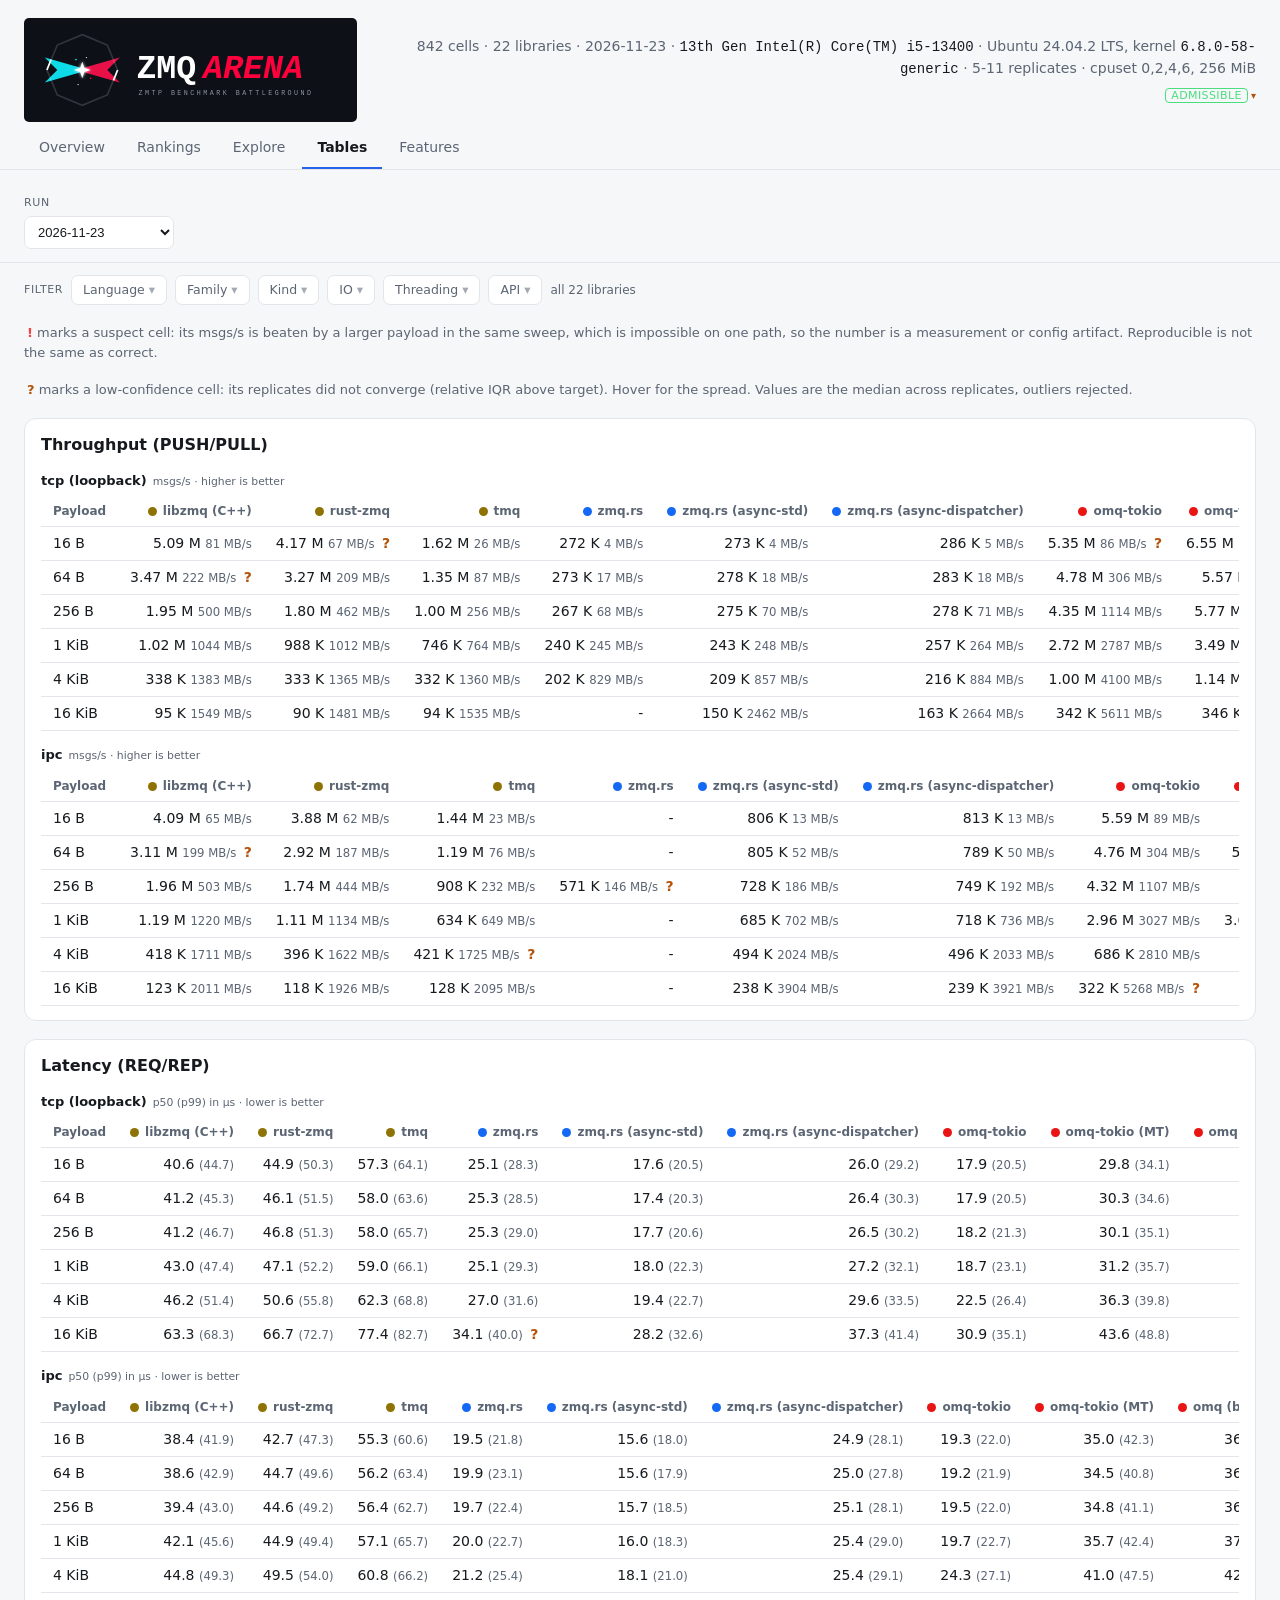
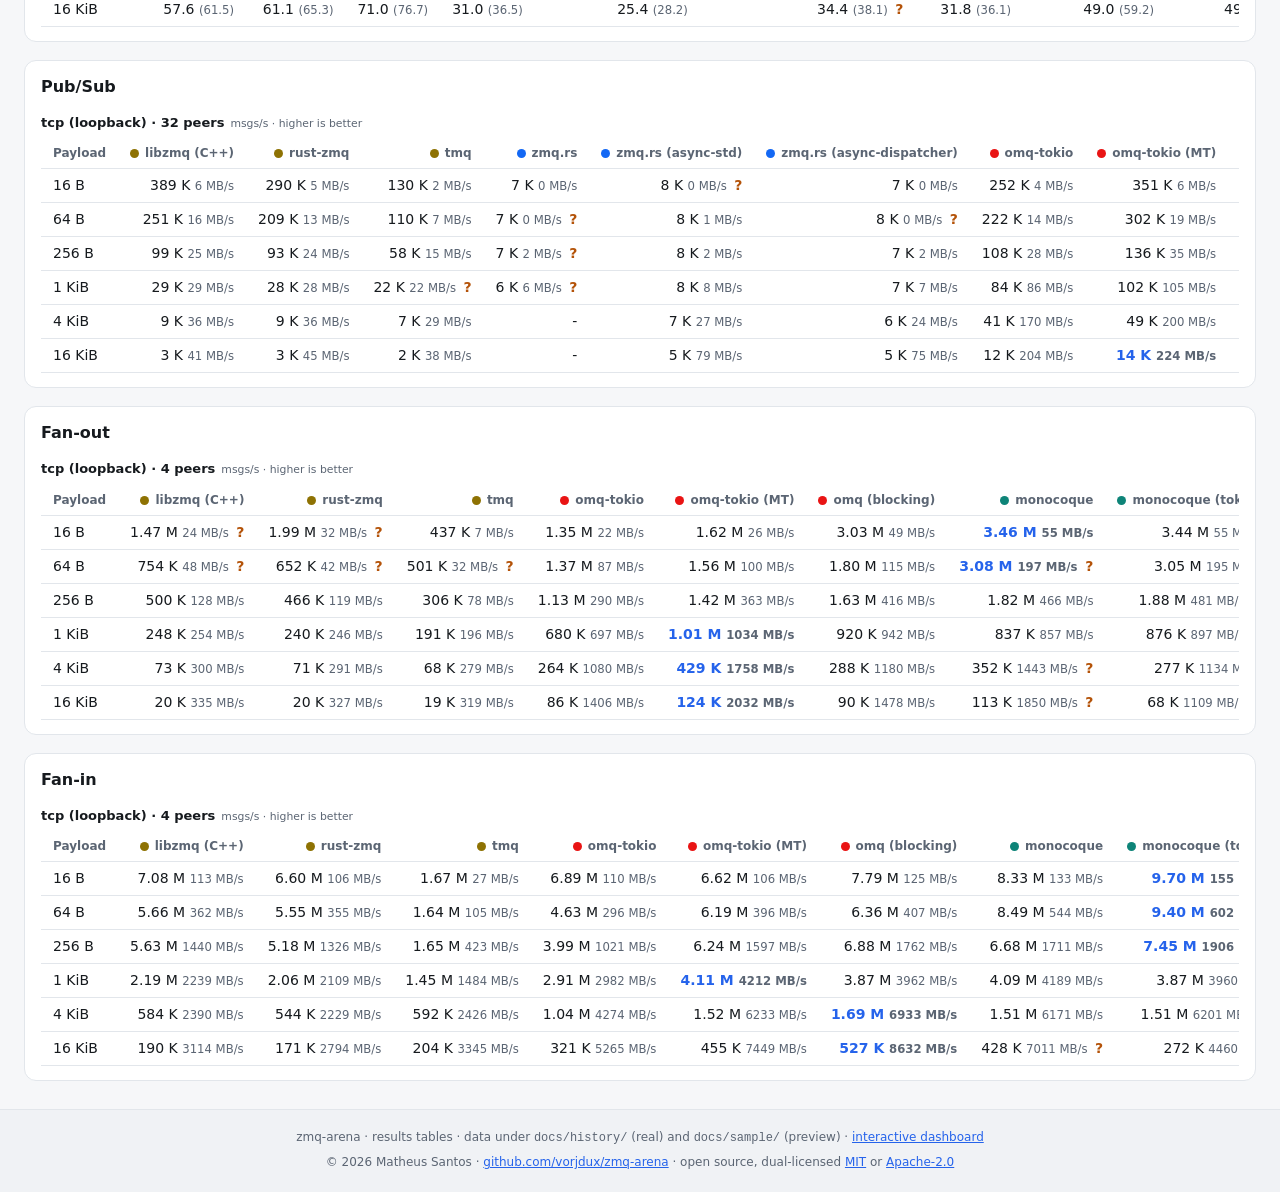
<file: docs/tables.html>
<!doctype html>
<html lang="en">
<head>
<meta charset="utf-8">
<meta name="viewport" content="width=device-width, initial-scale=1">
<title>zmq-arena · results tables</title>
<style>
  :root {
    --bg:#0f1216; --panel:#171b21; --panel2:#1d2229; --line:#2a313a;
    --fg:#e6e9ee; --muted:#9aa4b2; --accent:#4f9cf9; --warn:#f59e0b;
  }
  @media (prefers-color-scheme: light) {
    :root { --bg:#f6f7f9; --panel:#fff; --panel2:#f0f2f5; --line:#e2e6eb;
            --fg:#161a1e; --muted:#5b6573; --accent:#2563eb; --warn:#b45309; }
  }
  * { box-sizing:border-box; }
  body { margin:0; background:var(--bg); color:var(--fg);
    font:14px/1.5 system-ui,-apple-system,"Segoe UI",Roboto,sans-serif; }
  header { padding:18px 24px 6px; display:flex; align-items:center;
    justify-content:space-between; gap:8px 24px; flex-wrap:wrap; }
  h1.logo { margin:0; line-height:0; flex:0 0 auto; }
  h1.logo img { height:104px; width:auto; max-width:100%; display:block; }
  .sub { color:var(--muted); flex:1 1 300px; text-align:right; min-width:0; }
  .sub code { color:var(--fg); }
  .topnav { display:flex; gap:2px; padding:0 24px; border-bottom:1px solid var(--line); }
  .topnav a { padding:9px 15px; color:var(--muted); text-decoration:none;
    border-bottom:2px solid transparent; font-size:14px; }
  .topnav a:hover { color:var(--fg); }
  .topnav a.active { color:var(--fg); border-bottom-color:var(--accent); font-weight:600; }
  @media (max-width:640px){ .topnav{ padding:0 8px; } }
  .sub a { color:var(--accent); }
  .controls { position:sticky; top:0; z-index:5; display:flex; flex-wrap:wrap;
    align-items:flex-end; gap:13px 16px; padding:13px 24px; margin-top:12px;
    background:color-mix(in srgb,var(--bg) 90%,transparent);
    backdrop-filter:blur(6px); border-bottom:1px solid var(--line); }
  .ctl { display:flex; flex-direction:column; gap:4px; }
  .ctl label { font-size:11px; text-transform:uppercase; letter-spacing:.6px; color:var(--muted); }
  select { background:var(--panel); color:var(--fg); border:1px solid var(--line);
    border-radius:7px; padding:7px 9px; font-size:13px; min-width:150px; }
  .banner { margin:12px 24px 0; padding:8px 12px; border-radius:8px;
    background:color-mix(in srgb,var(--warn) 18%,transparent);
    border:1px solid var(--warn); font-size:13px; }
  .banner.hidden { display:none; }
  main { padding:14px 24px 28px; display:grid; gap:18px; }
  /* A table wider than the page must scroll inside its own box. `main` is a
     grid, and a grid item defaults to min-width:auto, which means "as wide as my
     content": the card grew to fit the widest table and took the whole page
     sideways with it, so the header, the controls and every other table scrolled
     away too. min-width:0 lets the item shrink, which is what makes the wrapper
     below actually scroll. */
  main > * { min-width:0; }
  .tw { overflow-x:auto; max-width:100%; }
  /* Freeze the identifying column. Scrolled far enough right, every row became
     an anonymous line of numbers; keeping the first cell pinned means a value is
     always attached to the thing it describes. It needs an opaque background of
     its own, or the cells passing underneath show through. */
  .tw th:first-child, .tw td:first-child {
    position:sticky; left:0; z-index:1; background:var(--panel);
    box-shadow:1px 0 0 var(--line); }
  .tw thead th:first-child { z-index:2; }

  .card { background:var(--panel); border:1px solid var(--line); border-radius:12px; padding:14px 16px; }
  .card h2 { margin:0 0 4px; font-size:16px; }
  .card h3 { margin:14px 0 6px; font-size:13px; font-weight:600; }
  .card h3 small { color:var(--muted); font-weight:400; margin-left:6px; }
  .tw { overflow-x:auto; }
  table { width:100%; border-collapse:collapse; font-variant-numeric:tabular-nums;
    white-space:nowrap; }
  th,td { text-align:right; padding:6px 12px; border-bottom:1px solid var(--line); }
  th:first-child,td:first-child { text-align:left; }
  th { color:var(--muted); font-weight:600; font-size:12px; }
  td small { color:var(--muted); }
  .sw { display:inline-block; width:9px; height:9px; border-radius:50%; margin-right:6px; vertical-align:middle; }
  .best { color:var(--accent); font-weight:700; }
  .lowconf { color:var(--warn); cursor:help; font-weight:700; margin-left:3px; }
  .inverted { color:#ef4444; cursor:help; font-weight:800; margin-left:3px; }
  /* Run header: one line of facts, with the provenance caveats behind a
     disclosure. Laid out this way because spelling them inline wrapped the
     header over three rows and buried the reasons between badges. */
  .sub { display:flex; flex-wrap:wrap; gap:4px 10px; justify-content:flex-end; align-items:center; }
  .hline { color:var(--muted); }
  .hdet { position:relative; }
  .hdet > summary { list-style:none; cursor:pointer; }
  .hdet > summary::-webkit-details-marker { display:none; }
  .hdet > summary::after { content:" ▾"; color:var(--warn); font-size:10px; }
  .hdet-body { position:absolute; right:0; top:calc(100% + 5px); z-index:60;
    width:max-content; max-width:min(560px, 90vw); text-align:left;
    background:var(--panel); border:1px solid var(--line); border-radius:9px;
    padding:9px 11px; box-shadow:0 8px 26px rgba(0,0,0,.45); }
  .hrow { display:flex; align-items:baseline; gap:8px; padding:3px 0; }
  .hrow + .hrow { border-top:1px solid var(--line); }
  .hwhy { font-size:11.5px; color:var(--muted); }
  /* Label column for the host facts, so the values line up under each other
     instead of ragging off the end of labels of different lengths. */
  .hkey { font-size:10px; text-transform:uppercase; letter-spacing:.6px;
    color:var(--muted); flex:0 0 84px; }
  .hdet-body .hwhy { color:var(--fg); }
  .hdet-body .hwhy i { color:var(--muted); font-style:normal; }
  .ok-tag { color:var(--ok,#4ade80); border:1px solid currentColor; border-radius:4px;
    padding:0 5px; font-size:11px; text-transform:uppercase; letter-spacing:.4px; }
  .warn-tag { color:var(--warn); border:1px solid var(--warn); border-radius:4px;
    padding:0 5px; font-size:11px; text-transform:uppercase; letter-spacing:.4px; }
  .hint { color:var(--muted); font-size:13px; }
  .err { padding:24px; color:var(--warn); }
  footer { color:var(--muted); font-size:12px; text-align:center;
    padding:18px 24px 22px; background:var(--panel2); border-top:1px solid var(--line); }
  footer div { max-width:900px; margin:0 auto; }
  footer a { color:var(--accent); }
  @media (max-width:640px){
    header,.controls,footer{ padding-left:14px; padding-right:14px; }
    main{ padding:10px 14px 24px; }
    .banner{ margin-left:14px; margin-right:14px; }
    header{ justify-content:center; }
    h1.logo{ flex:1 1 100%; }
    h1.logo img{ width:100%; height:auto; }
    .sub{ flex-basis:100%; text-align:center; }
    select{ min-width:0; width:100%; }
    .ctl{ flex:1 1 150px; }
  }
</style>
</head>
<body>
<header>
  <h1 class="logo"><img src="zmq-arena-logo.svg" alt="zmq-arena: ZMTP benchmark battleground"></h1>
  <div class="sub" id="dataSource">loading…</div>
</header>
<nav class="topnav"><a href="index.html">Overview</a><a href="rankings.html">Rankings</a><a href="explore.html">Explore</a><a href="tables.html" class="active">Tables</a><a href="features.html">Features</a></nav>
<div class="banner hidden" id="sampleBanner"></div>

<div class="controls" id="controls" hidden>
  <div class="ctl"><label for="run">Run</label><select id="run"></select></div>
</div>

<div class="facets" id="facets" hidden></div>
<main id="main" hidden></main>
<div class="err" id="err" hidden></div>
<footer id="footer"></footer>

<link rel="stylesheet" href="arena-filter.css">
<script src="arena-filter.js"></script>
<script>
"use strict";

// Series identity, filled from variants.json by loadVariants() before anything
// renders. Declared up here because the sort and colour helpers below close
// over them.
// Facets come from the registry rather than from the run, so "show me the Java
// ones" works the same on every page and does not change shape with whichever
// archive is loaded. Per-run details (versions) are layered on top where the
// data has them.
let REGMETA = {};
let VARIANT_LABEL = {}, VARIANT_COLOR = {}, ENGINE_COLOR = {}, VORDER = [];
// The selection made on any page applies here too, so "just the Java ones"
// survives navigating between Overview, Explore, Rankings and Tables.
let selected = new Set();

function buildFacets(){
  ArenaFilter.renderFilters(el("facets"), VARMETA, VORDER, selected, next=>{
    // Re-render the bar as well as the page: it shows the current filter in
    // words and owns the reset button, so leaving it stale is how a filter
    // becomes invisible again.
    selected = next; buildFacets(); render();
  });
}

/// Records for the libraries currently selected.
const inSelection = r => !selected.size || selected.has(r.variant);

const KIND_LABEL = { throughput:"Throughput (PUSH/PULL)", latency:"Latency (REQ/REP)",
  pubsub:"Pub/Sub", fanout:"Fan-out", fanin:"Fan-in" };
const KIND_ORDER = ["throughput","latency","pubsub","fanout","fanin"];
const HAS_PEERS = k => k==="pubsub" || k==="fanout" || k==="fanin";
const TRANSPORT_ORDER = ["tcp_netns","ipc","inproc"];
const TRANSPORT_LABEL = { "tcp_netns":"tcp (loopback)", "ipc":"ipc", "inproc":"inproc" };
const orderTransports = ts => [...ts].sort((a,b)=>{
  const ia=TRANSPORT_ORDER.indexOf(a), ib=TRANSPORT_ORDER.indexOf(b);
  return (ia<0?99:ia)-(ib<0?99:ib) || a.localeCompare(b); });

const el = id => document.getElementById(id);
const val = id => el(id).value;

let RECORDS=[], VARMETA={};
const varSort = (a,b)=>{ const ia=VORDER.indexOf(a), ib=VORDER.indexOf(b);
  return (ia<0?99:ia)-(ib<0?99:ib) || a.localeCompare(b); };

// Round before formatting. A log axis returns computed tick values, not the
// integers we measured at, so 2^6 can arrive as 64.00000000001 and string
// concatenation renders every one of those digits.
function fmtPayload(b){
  const n=Math.round(+b);
  if(!Number.isFinite(n)) return String(b);
  if(n>=1048576) return +(n/1048576).toFixed(2)+" MiB";
  if(n>=1024) return +(n/1024).toFixed(2)+" KiB";
  return n+" B";
}
function fmtMsgs(v){ if(v==null||Number.isNaN(v))return"-";
  if(v>=1e9)return (v/1e9).toFixed(2)+" G"; if(v>=1e6)return (v/1e6).toFixed(2)+" M";
  if(v>=1e3)return (v/1e3).toFixed(0)+" K"; return v.toFixed(0); }
function fmtUs(ns){ const u=ns/1000; return u>=100?u.toFixed(0):u>=10?u.toFixed(1):u.toFixed(2); }
function swatch(v){ const e=(VARMETA[v]||{}).family||(VARMETA[v]||{}).engine; return `<span class="sw" style="background:${ENGINE_COLOR[e]||"#888"}"></span>`; }
// Two markers. An inverted cell (msgs/s beaten by a larger payload, physically
// impossible on one path) gets a bold "!", because reproducible does not mean
// correct. A merely noisy cell (replicates did not converge) gets a "?". Inverted
// wins if both apply.
function conf(r){ const s=r.stability; if(!s) return "";
  if(s.inverted)
    return ` <span class="inverted" title="suspect: msgs/s is beaten by a larger `+
      `payload in this sweep, which is impossible on one path. Likely a measurement `+
      `or socket-config artifact, not a real result.">!</span>`;
  if(s.stable) return "";
  const pct=(s.rel_iqr*100).toFixed(1);
  return ` <span class="lowconf" title="low confidence: replicates did not `+
    `converge, relative IQR ${pct}% (n=${s.n}${s.outliers_dropped?`, ${s.outliers_dropped} outlier(s) dropped`:""})">?</span>`; }

async function fetchJSON(u){ const bust=u+(u.includes("?")?"&":"?")+"_="+Date.now();
  const r=await fetch(bust,{cache:"no-store"}); if(!r.ok) throw new Error(u+" -> "+r.status); return r.json(); }
async function loadFrom(base){
  const m=await fetchJSON(base+"index.json");
  if(!m.runs||!m.runs.length) throw new Error("empty manifest");
  const runs=await Promise.all(m.runs.map(async run=>({date:run.date,data:await fetchJSON(base+run.file)})));
  return runs;
}

// ── series identity ────────────────────────────────────────────
// Labels, colours and legend order come from variants.json, the single source of
// truth shared with the result renderer and the other pages. They used to be
// literals in each of these pages, which meant adding a variant to the matrix
// silently produced a chart series labelled with its raw key and drawn in
// fallback grey. Add a series in variants.json and nowhere else.

// The palette is per theme. A hue bright enough to read on the dark panel is
// washed out on the white one, so variants.json carries `color` for dark and
// `color_light` for light, and this picks between them. Kept as a function of
// the raw entry so a theme change can re-resolve without refetching.
const LIGHT_THEME = window.matchMedia("(prefers-color-scheme: light)");
const themedColor = e => (LIGHT_THEME.matches && e.color_light) || e.color;

async function loadVariants(){
  const r = await fetch("variants.json?_=" + Date.now(), {cache:"no-store"});
  if(!r.ok) throw new Error("variants.json -> " + r.status);
  const d = await r.json();
  // Engine hues back the small swatches; same per-theme rule.
  ENGINE_COLOR = {};
  for(const k in (d.engines || {}))
    ENGINE_COLOR[k] = themedColor({color: d.engines[k], color_light: (d.engines_light||{})[k]});
  for(const v of d.variants){ VARIANT_LABEL[v.key] = v.label; VARIANT_COLOR[v.key] = themedColor(v); }
  REGMETA = {};
  for(const v of d.variants) REGMETA[v.key] =
    {engine:v.engine, family:v.family||v.engine, io:v.io, threading:v.threading,
     language:v.language, impl:v.impl, concurrency:v.concurrency,
     derived_from:v.derived_from||null};
  VORDER = d.variants.map(v => v.key);
}

// Archive schema 2 stores each build's classification once in `builds` and has
// records reference it by id, instead of repeating eleven fields on every cell.
// Flatten it back out on load so everything downstream sees one record shape.
//
// The map lives in the archive rather than being looked up in variants.json,
// because an archive is history: a run from before a version bump has to keep
// reporting the version that actually ran. variants.json is current, and only
// supplies presentation.
//
// Schema 1 archives (and any run restored from an older deployment) already
// carry the fields inline, so they pass through untouched.
function denormalize(data){
  const builds = data.builds;
  if(!builds) return data.records || [];
  return (data.records || []).map(r => {
    const b = builds[r.build];
    return b ? {...b, ...r} : r;
  });
}

// Provenance strip. `admissible` is derived by the orchestrator from the machine
// it measured on (governor, turbo, virtualisation, root), not typed by whoever
// rendered the run, so a run that cannot support a verdict says so in its own
// data. Flag it visibly: a reader who misses it will quote the numbers.
// Per-run provenance, keyed by date. The header describes whichever run is
// selected, not whichever is newest: the two differ the moment an archive is
// added, and attaching one run's warnings to another's numbers is exactly the
// kind of quiet mislabelling this dashboard exists to avoid.
let RUNMETA = {};

function refreshHeader(){
  const date = el("run") && el("run").value;
  const m = RUNMETA[date];
  if(!m) return;
  const cells = RECORDS.filter(r => r.date === date).length;
  const libs = new Set(RECORDS.filter(r => r.date === date).map(r => r.variant)).size;
  el("dataSource").innerHTML =
    runHeader(m.hardware || {}, m.run, cells, libs, Object.keys(RUNMETA).length, date);
}

// The run header, as three labelled groups rather than one sentence.
//
// It used to be a single run-on line: scale, hardware, replication and every
// provenance warning strung together with middots, wrapping over three lines
// with "not admissible" buried in the middle of it. Those are different kinds
// of claim and a reader weighs them differently -- how much was measured, on
// what, and whether any of it can be trusted -- so they are now separated and
// the warnings come last, where they read as a verdict rather than an aside.
function runHeader(hw, run, cells, libs, runs, span){
  const rep = run && run.replication
    ? `${run.replication.min_replicates}-${run.replication.max_replicates} replicates` : "";
  const iso = run && run.isolation ? run.isolation : null;
  const req = (iso && iso.requested) || {};
  const cap = req.memory_max_bytes ? `, ${Math.round(req.memory_max_bytes/1048576)} MiB` : "";
  const asked = req.cpuset_cpus ? `cpuset ${req.cpuset_cpus}${cap}` : "";
  const applied = iso && iso.applied !== false;

  // Three states, not two. `false` means the run measured its host and the host
  // did not qualify; `undefined` means nothing was recorded, which is not the
  // same as fine -- it is an archive whose conditions nobody can check.
  const warn = [];
  if(hw.admissible === false)
    warn.push(["not admissible", (hw.note||"").replace(/^not admissible:\s*/,"")]);
  else if(hw.admissible !== true) warn.push(["provenance not recorded", ""]);
  if(iso && iso.applied === false)
    warn.push(["isolation not applied", asked ? `asked for ${asked}` : ""]);
  if(run && run.syscall_counting && run.syscall_counting.captured === false)
    warn.push(["no syscall counters", "cells record 0, which is not measured rather than none"]);
  if(run && run.netns && run.netns.requested && run.netns.applied === false)
    warn.push(["host loopback", "cells shared loopback with everything else on the machine"]);

  // One line, with the rest behind a disclosure. Spelling every warning out
  // inline wrapped the header over three ragged rows and pushed the reasons
  // into the gaps between badges, which is how a provenance note stops being
  // read at all. The count is the part that has to be seen; the reasons are
  // what you open when you care why.
  const facts = [
    `${cells.toLocaleString()} cells`,
    `${libs} librar${libs === 1 ? "y" : "ies"}`,
    span || "",
    hw.cpu ? `<code title="${hw.arch || ""}">${hw.cpu}</code>` : "unknown host",
    // The machine alone does not say what a number was measured on: the same
    // silicon on a different kernel is a different result, and io_uring and
    // scheduler behaviour move underneath. The distro is the harness's, not the
    // targets' -- each image target brings its own userspace -- but the kernel
    // is shared by everything in the run.
    hw.os ? `${hw.os}${hw.kernel ? `, kernel <code>${hw.kernel}</code>` : ""}`
          : (hw.kernel ? `kernel <code>${hw.kernel}</code>` : ""),
    rep,
    applied && asked ? asked : "",
  ].filter(Boolean).join(" \u00b7 ");

  // Every host fact the archive carries, not just the two that fit on the line.
  // A missing field reads "not recorded" rather than being dropped: an archive
  // written before a field existed is a different thing from a machine that had
  // nothing to report, and only saying so tells the two apart.
  const gb = kb => kb ? `${(kb / 1048576).toFixed(1)} GiB` : null;
  const yn = (v, y, n) => v === true ? y : v === false ? n : null;
  // A value filled in after the fact is asserted, not sampled.
  // scripts/backfill-host.py records which ones, and they are labelled below so
  // nobody reads an asserted distro as something the run measured.
  const filled = new Set(hw.backfilled || []);
  const hostFacts = [
    ["CPU",        "cpu",        hw.cpu, hw.cpu_count ? `${hw.cpu_count} logical` : null],
    ["Arch",       "arch",       hw.arch],
    ["OS",         "os",         hw.os],
    ["Kernel",     "kernel",     hw.kernel],
    ["Memory",     "memory",     gb(hw.memory_total_kb)],
    ["Governor",   "governor",   hw.governor],
    ["Turbo",      "turbo",      yn(hw.turbo, "enabled", "disabled")],
    ["Bare metal", "virtualized", yn(hw.virtualized, "no, virtualised", "yes")],
    ["Privileges", "root",       yn(hw.root, "root", "unprivileged")],
  ].map(([label, key, v, extra]) =>
    `<div class="hrow"><span class="hkey">${label}</span>` +
    `<span class="hwhy">${v ? `${v}${extra ? ` &middot; ${extra}` : ""}` +
                              `${filled.has(key) ? ` <i>(backfilled)</i>` : ""}`
                            : "<i>not recorded</i>"}</span></div>`).join("");

  const rows = warn.map(([tag, why]) =>
    `<div class="hrow"><span class="warn-tag">${tag}</span>` +
    `${why ? `<span class="hwhy">${why}</span>` : ""}</div>`).join("");
  // The disclosure is always there, so the full host description is one click
  // away even on a run with nothing wrong with it.
  const summary = warn.length
    ? `<span class="warn-tag">${warn.length} caveat${warn.length > 1 ? "s" : ""}</span>`
    : `<span class="ok-tag">admissible</span>`;
  return `<span class="hline">${facts}</span>` +
    `<details class="hdet"><summary>${summary}</summary>` +
    `<div class="hdet-body">${rows}${hostFacts}</div></details>`;
}


async function load(){
  await loadVariants();
  let runs, isSample=false;
  try { runs=await loadFrom("history/"); }
  catch(e){ runs=await loadFrom("sample/"); isSample=true; }
  runs.sort((a,b)=>a.date.localeCompare(b.date));
  RECORDS=[]; RUNMETA={};
  for(const {date,data} of runs) RUNMETA[date]={hardware:data.hardware, run:data.run};
  for(const {date,data} of runs) for(const rec of denormalize(data)) RECORDS.push({...rec,date});
  VARMETA={};
  for(const k in REGMETA) VARMETA[k]={...REGMETA[k]};
  for(const r of RECORDS) VARMETA[r.variant]=Object.assign({}, REGMETA[r.variant],
    {engine:r.engine,io:r.io,threading:r.threading,language:r.language,impl:r.impl, family:(REGMETA[r.variant]||{}).family||r.engine});
  const dates=[...new Set(RECORDS.map(r=>r.date))].sort();

  if(isSample){ const b=el("sampleBanner"); b.classList.remove("hidden");
    b.innerHTML="<strong>Sample data.</strong> Synthetic numbers for preview only, not measurements."; }

  el("run").innerHTML="";
  for(const d of dates){ const o=document.createElement("option"); o.value=d; o.textContent=d; el("run").appendChild(o); }
  el("run").value=dates[dates.length-1];
  refreshHeader();
  el("run").addEventListener("change", ()=>{ refreshHeader(); render(); });
  selected = ArenaFilter.load(VORDER, VARMETA);
  buildFacets();
  el("controls").hidden=false; el("facets").hidden=false; el("main").hidden=false;
  render();
}

function render(){
  const run=val("run");
  const recs=RECORDS.filter(r=>r.date===run && inSelection(r));
  const kinds=KIND_ORDER.filter(k=>recs.some(r=>r.kind===k));
  let html="";
  for(const kind of kinds){
    const kr=recs.filter(r=>r.kind===kind);
    html+=`<section class="card"><h2>${KIND_LABEL[kind]||kind}</h2>`;
    for(const tr of orderTransports(new Set(kr.map(r=>r.transport)))){
      const tcr=kr.filter(r=>r.transport===tr);
      const peers = HAS_PEERS(kind)
        ? [...new Set(tcr.map(r=>r.peers))].filter(p=>p!=null).sort((a,b)=>a-b)
        : [null];
      for(const pe of (peers.length?peers:[null])) html+=table(kind, tr, pe, tcr.filter(r=>pe==null||r.peers===pe));
    }
    html+=`</section>`;
  }
  const anyLowConf = recs.some(r=>r.stability && !r.stability.stable && !r.stability.inverted);
  const anyInverted = recs.some(r=>r.stability && r.stability.inverted);
  let legend = "";
  if(anyInverted)
    legend += `<div class="hint"><span class="inverted">!</span> marks a suspect `+
      `cell: its msgs/s is beaten by a larger payload in the same sweep, which is `+
      `impossible on one path, so the number is a measurement or config artifact. `+
      `Reproducible is not the same as correct.</div>`;
  if(anyLowConf)
    legend += `<div class="hint"><span class="lowconf">?</span> marks a low-confidence `+
      `cell: its replicates did not converge (relative IQR above target). Hover `+
      `for the spread. Values are the median across replicates, outliers rejected.</div>`;
  el("main").innerHTML=(legend+html) || `<div class="hint">No data for this run.</div>`;
}

function table(kind, tr, peers, recs){
  if(!recs.length) return "";
  const isLat = kind==="latency";
  const sizes=[...new Set(recs.map(r=>r.payload_bytes))].sort((a,b)=>a-b);
  const variants=[...new Set(recs.map(r=>r.variant))].sort(varSort);
  const title=`${TRANSPORT_LABEL[tr]||tr}${peers!=null?` · ${peers} peers`:""}`;
  const unit=isLat ? "p50 (p99) in µs · lower is better" : "msgs/s · higher is better";
  let h=`<h3>${title}<small>${unit}</small></h3><div class="tw"><table><thead><tr><th>Payload</th>`;
  for(const v of variants) h+=`<th>${swatch(v)}${VARIANT_LABEL[v]||v}</th>`;
  h+=`</tr></thead><tbody>`;
  for(const s of sizes){
    const cells=variants.map(v=>{
      const r=recs.find(x=>x.payload_bytes===s && x.variant===v);
      if(!r) return {v,has:false};
      if(isLat) return {v,has:true,sort:r.latency_ns.p50,
        disp:`${fmtUs(r.latency_ns.p50)} <small>(${fmtUs(r.latency_ns.p99)})</small>${conf(r)}`};
      return {v,has:true,sort:r.throughput.msgs_per_s,
        disp:`${fmtMsgs(r.throughput.msgs_per_s)} <small>${r.throughput.mbps.toFixed(0)} MB/s</small>${conf(r)}`};
    });
    const present=cells.filter(c=>c.has);
    const best=present.length ? (isLat
      ? present.reduce((a,b)=>b.sort<a.sort?b:a)
      : present.reduce((a,b)=>b.sort>a.sort?b:a)) : null;
    h+=`<tr><td>${fmtPayload(s)}</td>`;
    for(const c of cells) h+= c.has
      ? `<td class="${best&&c.v===best.v?"best":""}">${c.disp}</td>`
      : `<td>-</td>`;
    h+=`</tr>`;
  }
  h+=`</tbody></table></div>`;
  return h;
}

el("footer").innerHTML=
  `<div>zmq-arena · results tables · data under <code>docs/history/</code> (real) and `+
  `<code>docs/sample/</code> (preview) · <a href="index.html">interactive dashboard</a></div>`+
  `<div style="margin-top:6px">© ${new Date().getFullYear()} Matheus Santos · `+
  `<a href="https://github.com/vorjdux/zmq-arena">github.com/vorjdux/zmq-arena</a> · open source, `+
  `dual-licensed <a href="https://github.com/vorjdux/zmq-arena/blob/main/LICENSE-MIT">MIT</a> or `+
  `<a href="https://github.com/vorjdux/zmq-arena/blob/main/LICENSE-APACHE">Apache-2.0</a></div>`;

load().catch(e=>{ el("dataSource").textContent="failed to load data";
  const err=el("err"); err.hidden=false;
  err.textContent="Could not load results: "+e.message+". Serve this folder over HTTP (browsers block file:// fetches)."; });

// Following the OS theme means the palette can change while the page is open.
// Re-resolve the colours and redraw rather than leaving the charts on the other
// theme's hues, which would be exactly the unreadable state this all fixes.
LIGHT_THEME.addEventListener("change", () => {
  loadVariants().then(() => {
    if(typeof buildChips === "function") buildChips();
    render();
  }).catch(() => {});
});
</script>
</body>
</html>
</file>
<file: docs/arena-filter.css>
/* The shared filter bar built by arena-filter.js.
 *
 * One row, not five: the facet menus, then the state in words, then a reset.
 * The state line is the important part -- the filter that caused trouble was
 * the one a reader could not see was on. */

/* Matches the .controls rhythm above it: that row is 12px/24px, and the filter
   bar had no top padding at all, so it sat flush against the rule under the
   controls and read as cramped against everything else on the page. */
.facets { padding:12px 24px 4px; }
.fbar { display:flex; align-items:center; gap:8px; flex-wrap:wrap; }
.fbar-label { font-size:11px; text-transform:uppercase; letter-spacing:.6px;
  color:var(--muted); }

/* A facet menu. <details> so it works without a click handler for open/close. */
.fmenu { position:relative; }
.fmenu > summary { list-style:none; cursor:pointer; user-select:none;
  background:var(--panel); border:1px solid var(--line); border-radius:7px;
  padding:5px 11px; font-size:12.5px; color:var(--muted); white-space:nowrap; }
.fmenu > summary::-webkit-details-marker { display:none; }
.fmenu > summary::after { content:" ▾"; opacity:.55; }
.fmenu > summary:hover { color:var(--fg); }
/* A facet that is narrowing something says so, so an active filter is visible
   before you open anything. */
.fmenu.active > summary { color:var(--fg); border-color:var(--accent); }
.fmenu.active > summary b { color:var(--accent); font-weight:600; }

.fmenu-body { position:absolute; z-index:60; top:calc(100% + 4px); left:0;
  min-width:210px; max-height:340px; overflow-y:auto;
  background:var(--panel); border:1px solid var(--line); border-radius:9px;
  padding:5px; box-shadow:0 8px 26px rgba(0,0,0,.45); }
.fitem { display:flex; align-items:center; gap:8px; padding:4px 7px;
  border-radius:6px; font-size:12.5px; cursor:pointer; }
.fitem:hover { background:var(--panel2); }
.fitem input { accent-color:var(--accent); }
.fitem .fv { flex:1 1 auto; }
.fitem .fn { color:var(--muted); font-size:11px; font-variant-numeric:tabular-nums; }
.fitem .fonly { visibility:hidden; background:none; border:0; cursor:pointer;
  color:var(--accent); font-size:11px; padding:0 2px; }
.fitem:hover .fonly { visibility:visible; }

.fstatus { font-size:12px; color:var(--muted); }
.fstatus.on { color:var(--fg); }
.freset { background:none; border:1px solid var(--line); border-radius:999px;
  color:var(--muted); font-size:11.5px; padding:3px 10px; cursor:pointer; }
.freset:hover { color:var(--fg); border-color:var(--accent); }

/* Chips: the per-library escape hatch, collapsed by default so twenty entries
   are not the first thing on the page. */
.chipgroup { display:flex; align-items:center; gap:6px; flex-wrap:wrap; width:100%; }
.chipgroup .gname { font-size:10px; text-transform:uppercase; letter-spacing:.7px;
  color:var(--muted); min-width:74px; text-align:right; opacity:.75; }
/* The baseline chip is now selectable like any other; only its tag is special. */
.chip.pinned { opacity:1; }
.chip.pinned .pin { font-size:9px; text-transform:uppercase; letter-spacing:.6px;
  color:var(--accent); margin-left:6px; }
</file>
